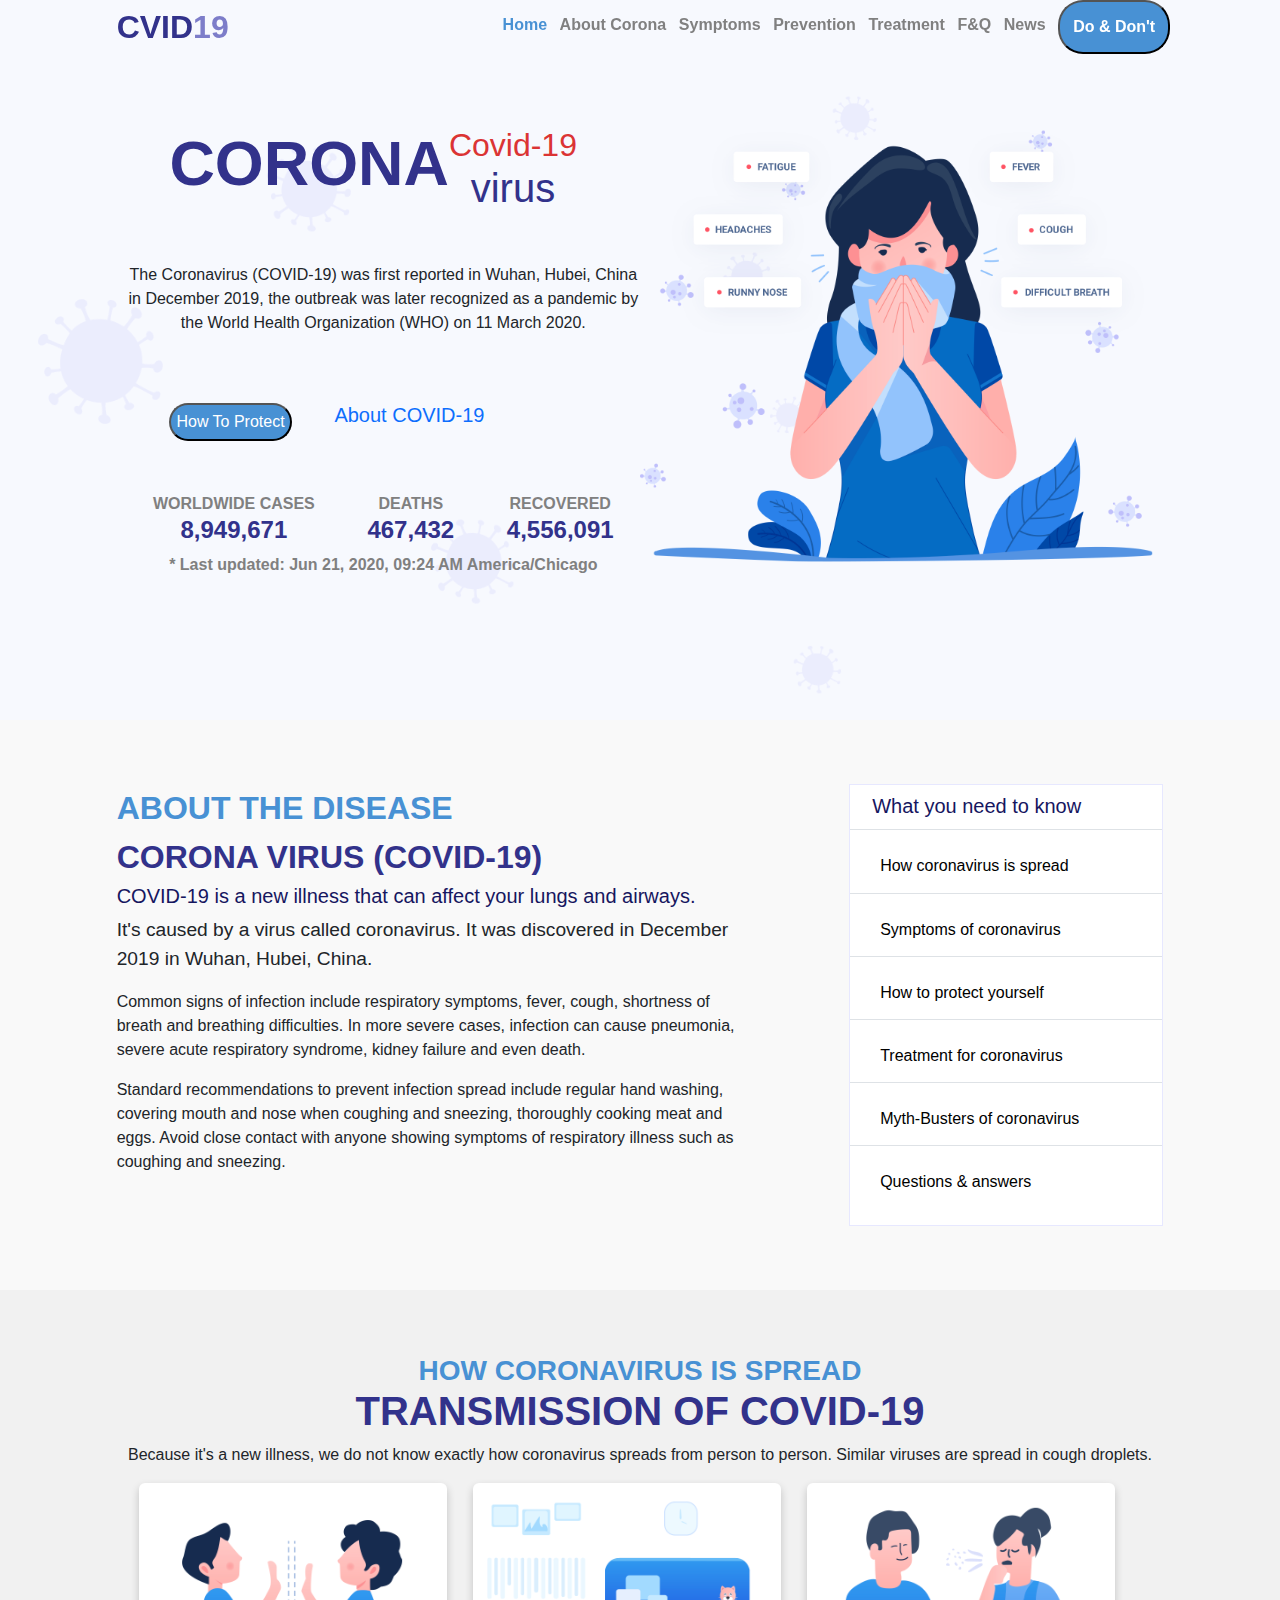
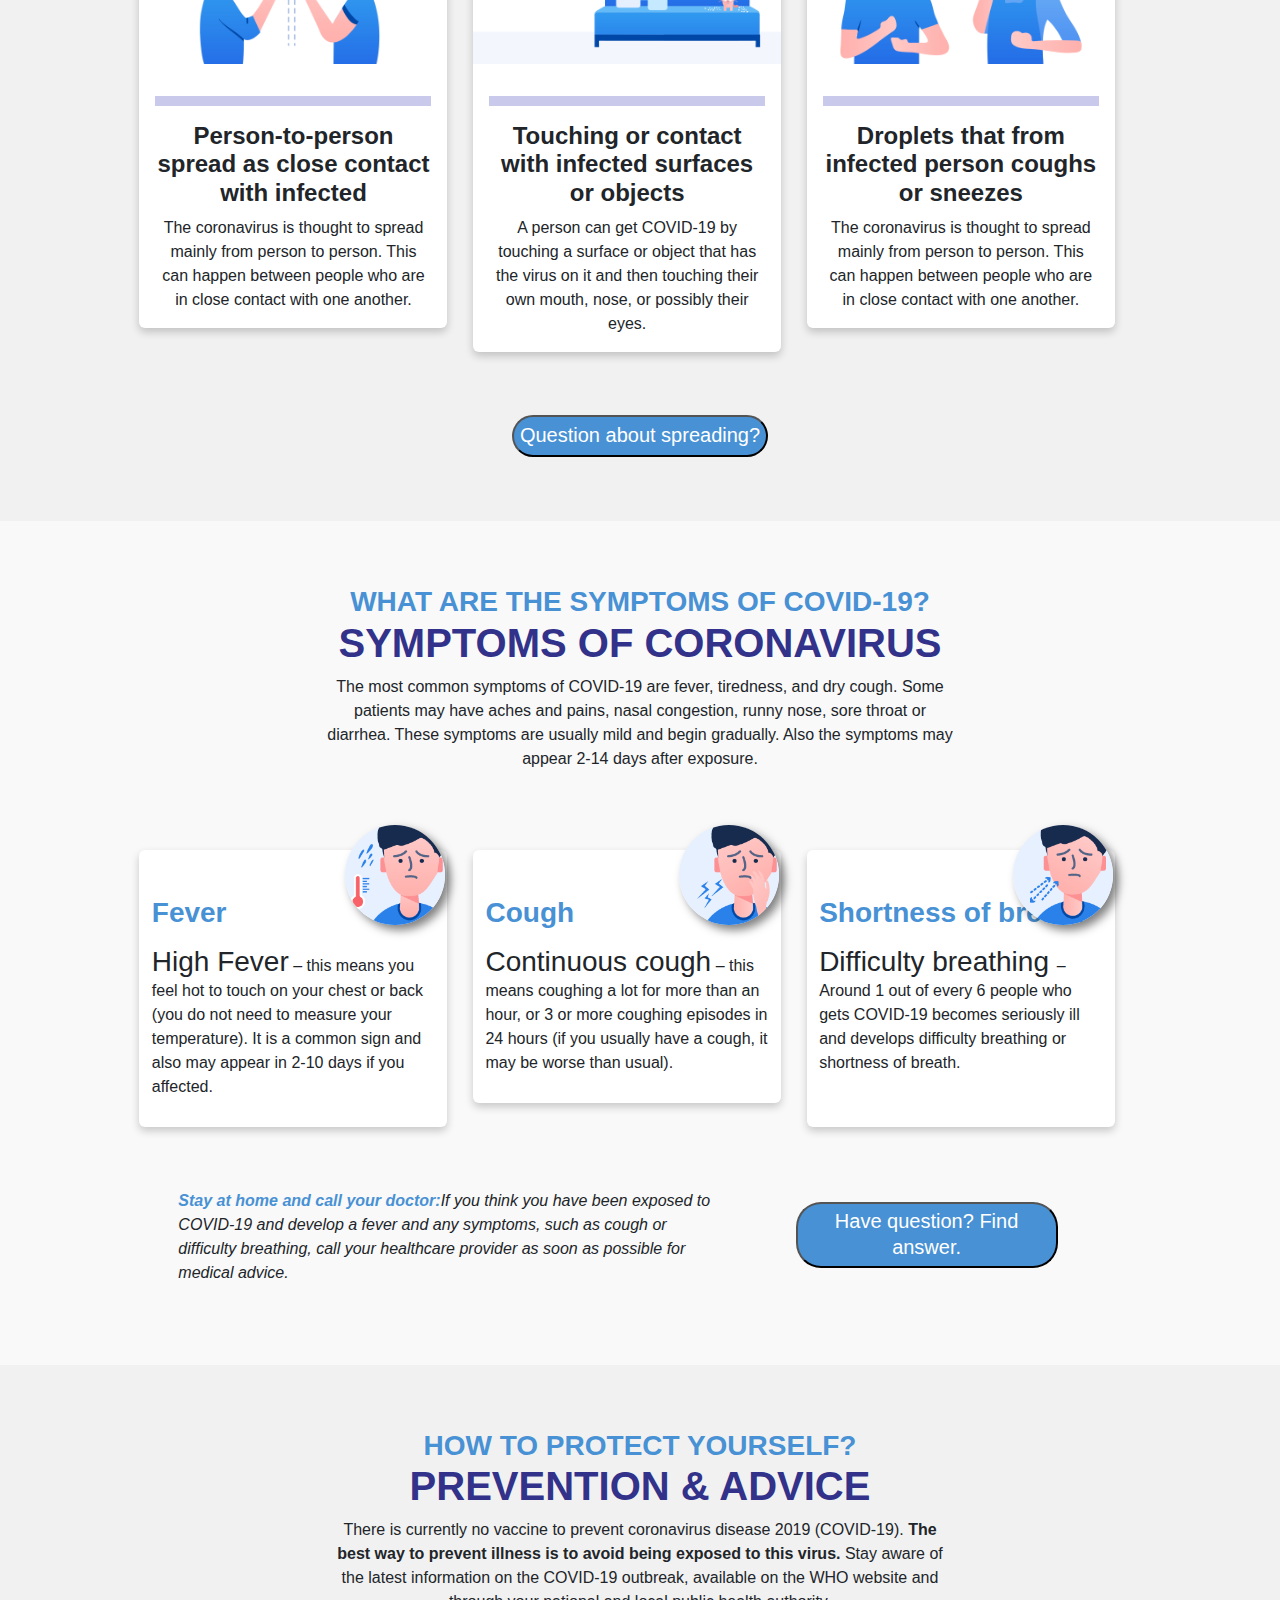
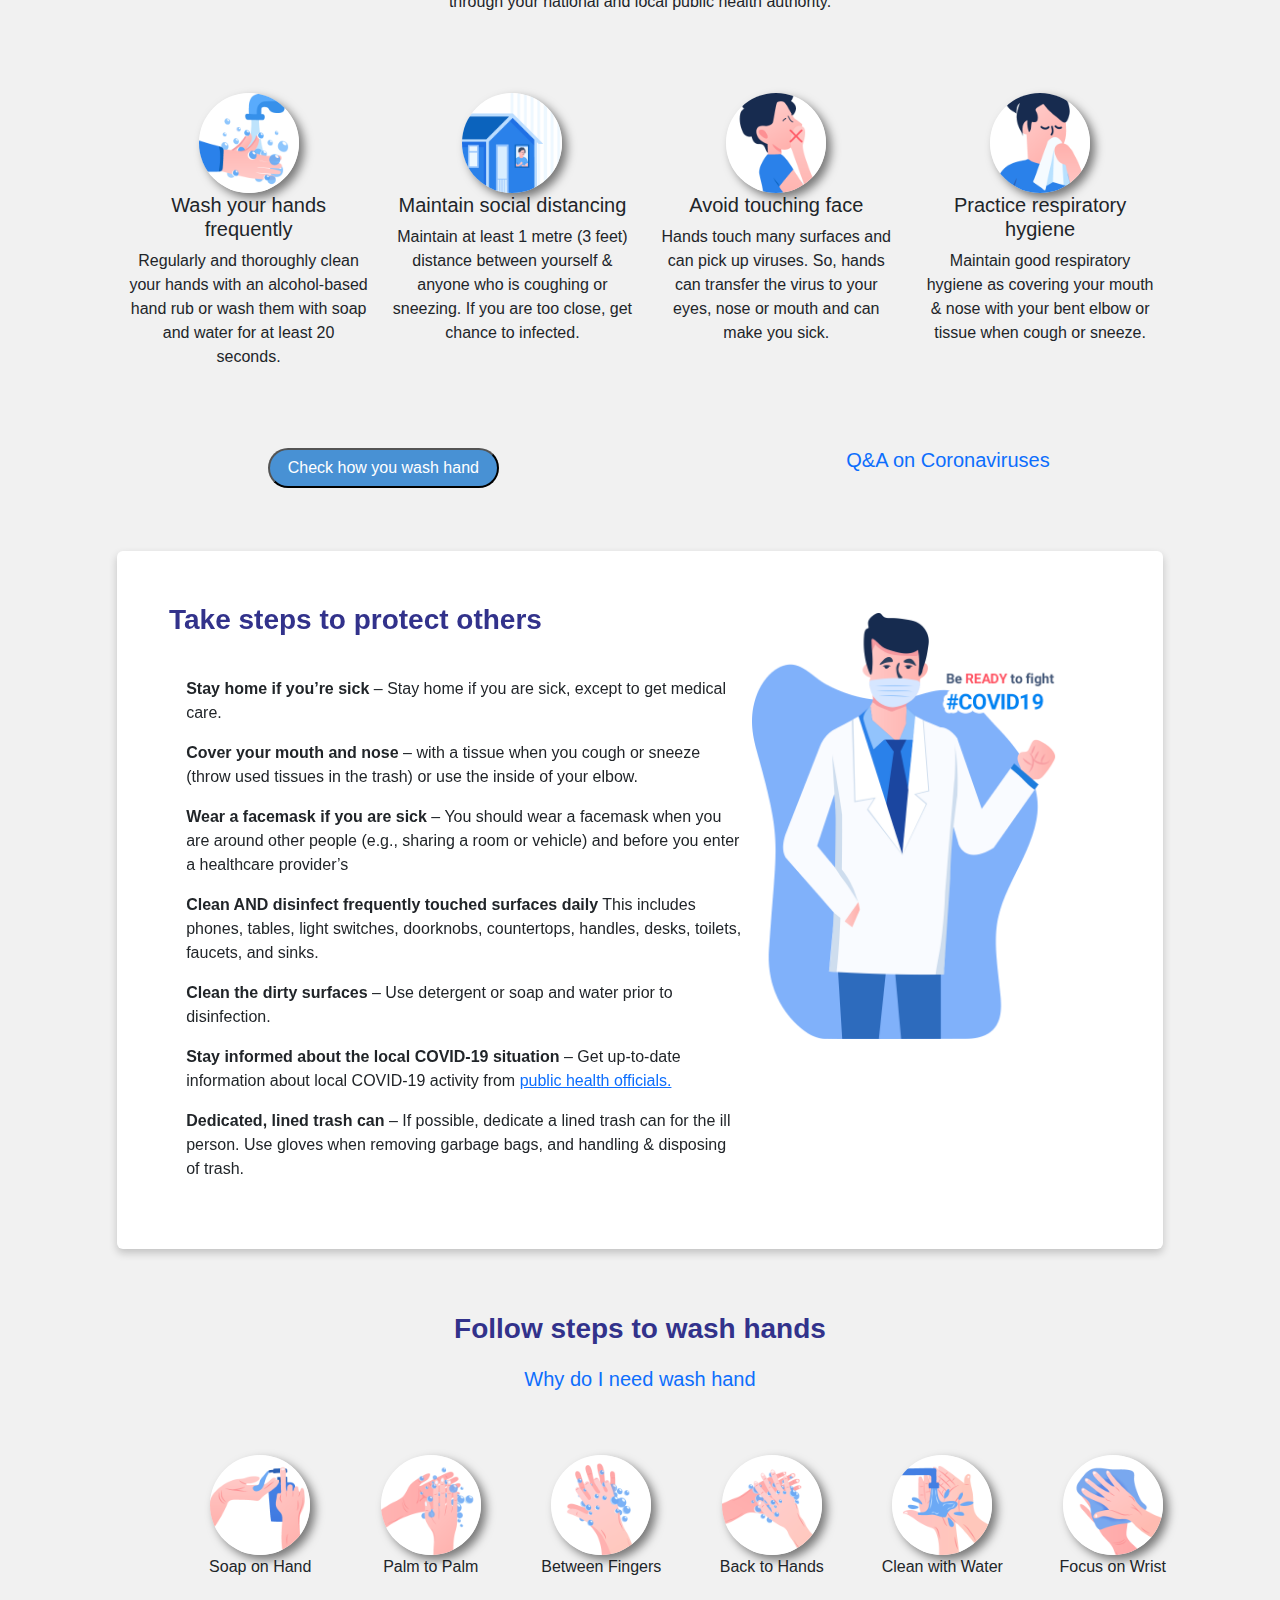
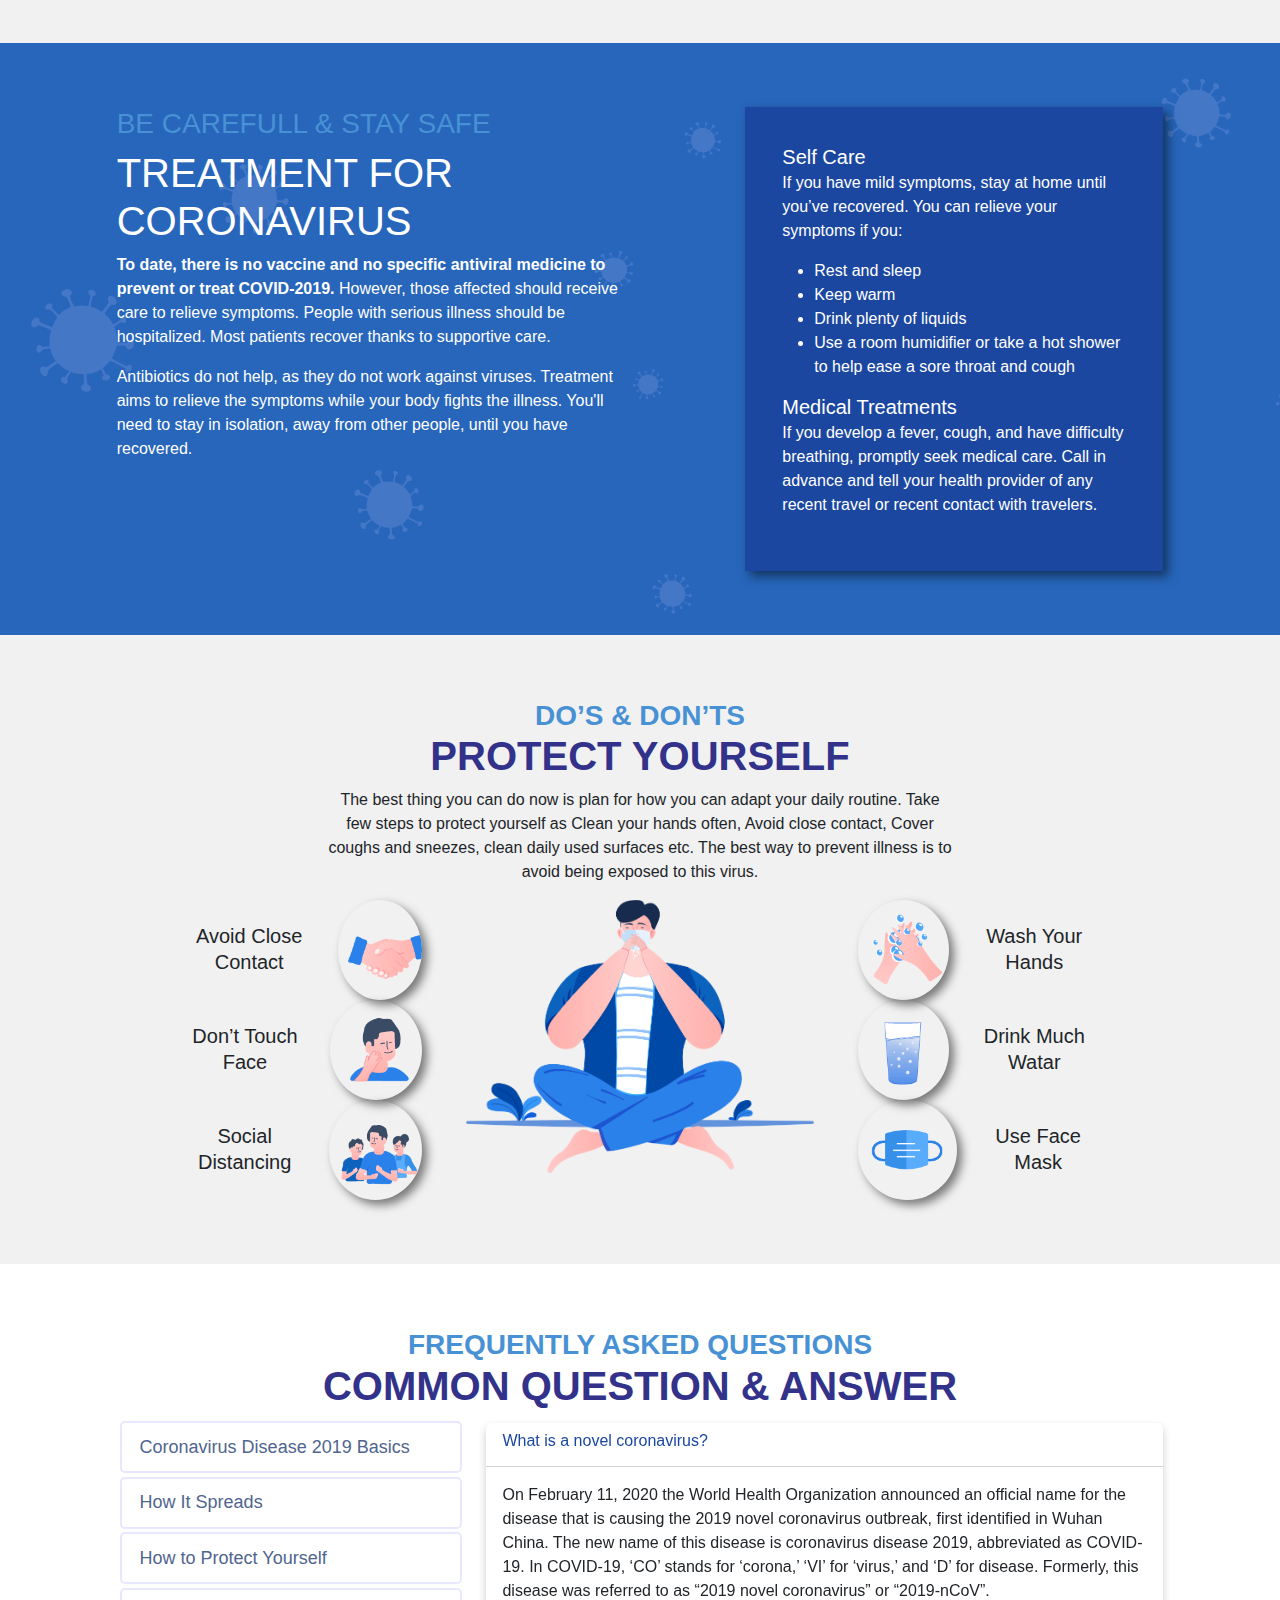
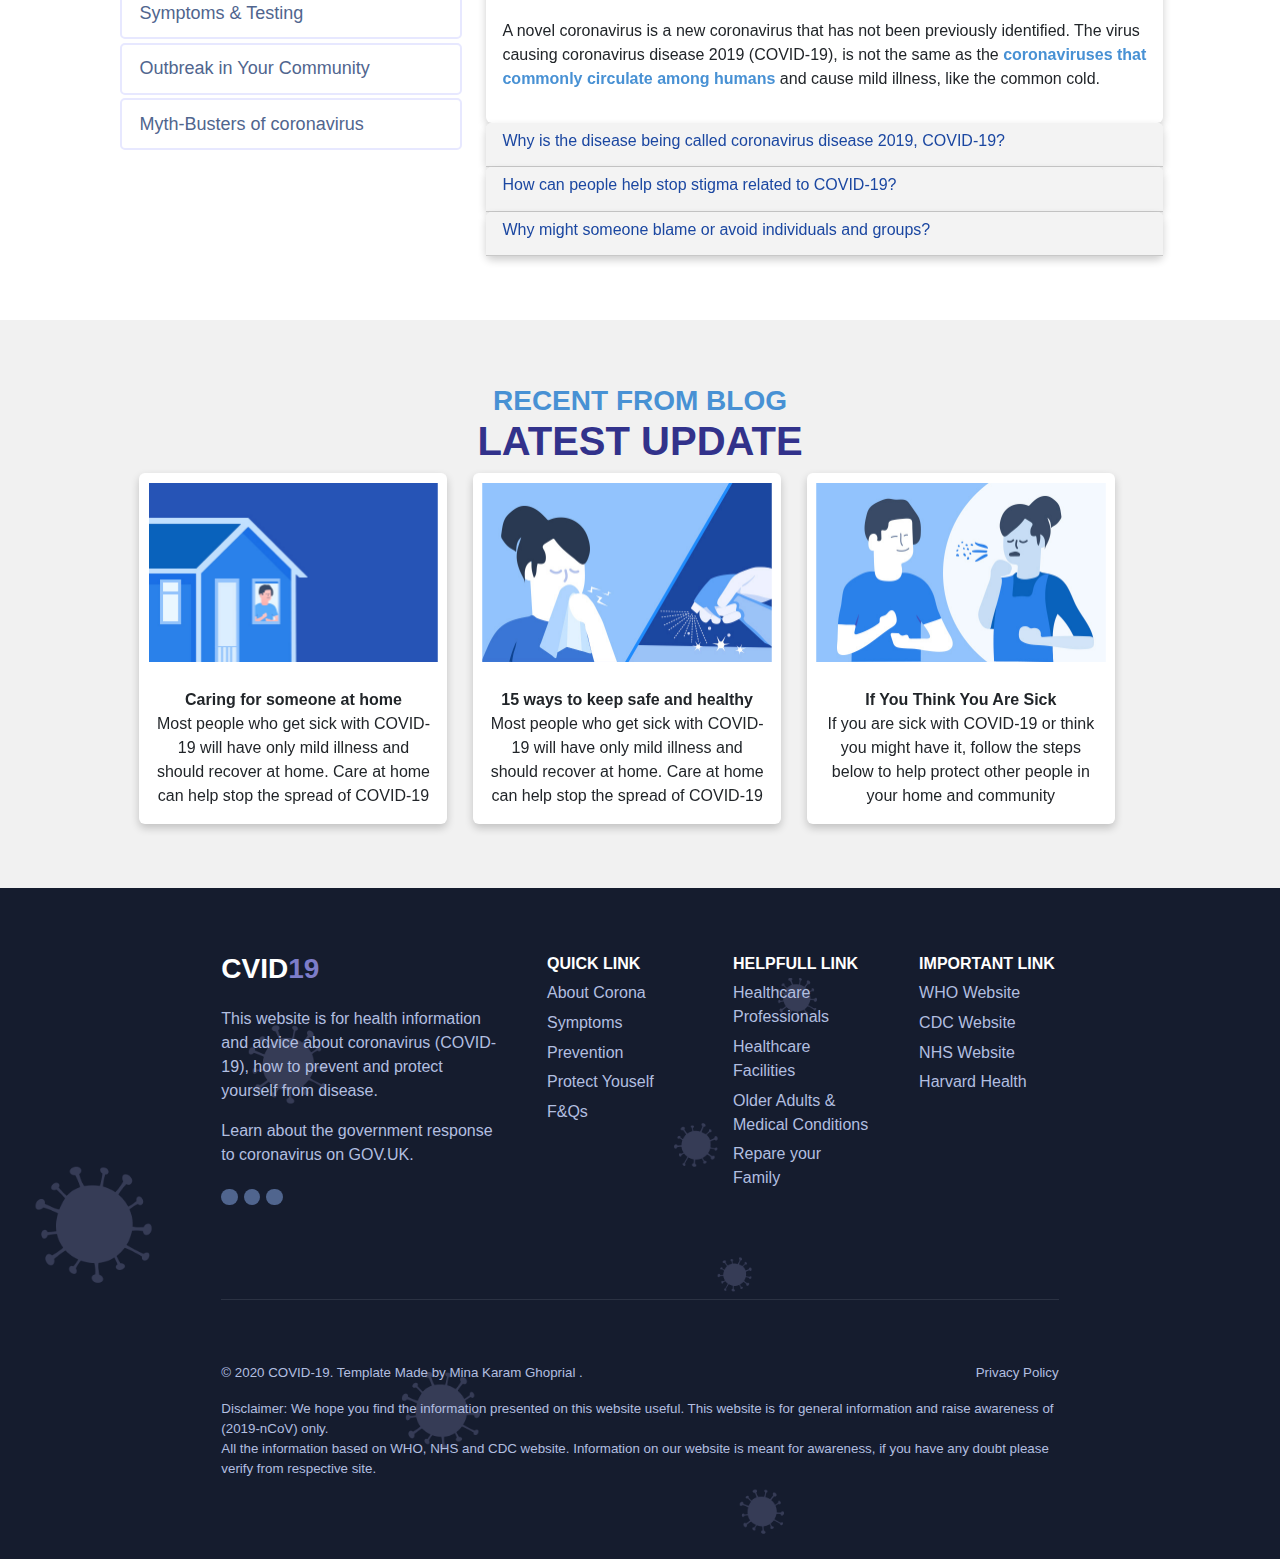
<file: index Corona.html>
<!DOCTYPE html>
<html lang="en">

<head>
    <meta charset="UTF-8">
    <meta http-equiv="X-UA-Compatible" content="IE=edge">
    <meta name="viewport" content="width=device-width, initial-scale=1.0">
    
    <link rel="stylesheet" href="style.css">

    <!-- Latest compiled and minified CSS -->
    <link href="https://cdn.jsdelivr.net/npm/bootstrap@5.1.1/dist/css/bootstrap.min.css" rel="stylesheet">
    <!-- Latest compiled JavaScript -->
    <script src="https://cdn.jsdelivr.net/npm/bootstrap@5.1.1/dist/js/bootstrap.bundle.min.js"></script>
    <!-- jquery -->
    <script src="https://ajax.googleapis.com/ajax/libs/jquery/3.5.1/jquery.min.js"></script>
    <!-- fontawesome -->
    <link rel="stylesheet" href="https://use.fontawesome.com/releases/v5.15.4/css/all.css"
        integrity="sha384-DyZ88mC6Up2uqS4h/KRgHuoeGwBcD4Ng9SiP4dIRy0EXTlnuz47vAwmeGwVChigm" crossorigin="anonymous">
        <link rel="shortcut icon" href="https://cdn-icons-png.flaticon.com/512/2913/2913604.png">
        
        <title>Coronavirus (Covid-19) Prevention & Informatics</title>

</head>



<body>
    <header >
        <div id="banner_cont" class="container-fluid ">
            
            <!-- starting the nav bar and toggle for mobile screen to sidebar -->
            <nav id="menu" class="navbar whiteNav fixed-top navbar-expand-xl">
                <div class="container-fluid ">

                    <a class="navbar-brand offset-1 col-2" href="#">
                        <h2 class=" Header ">C<span class="Red"><i class="fas fa-virus"></i></span>VID<span
                                class="light_Blue">19</span></h2>
                    </a>
                    <button class="navbar-toggler" type="button" id="ToggleButton" data-bs-toggle="offcanvas"
                         data-bs-target="#offcanvasNavbar" >
                        <i class="fas fa-bars fa-1x"></i>
                    </button>

                    <div class="offcanvas offcanvas-start" tabindex="-1" id="offcanvasNavbar" 
                        aria-labelledby="offcanvasNavbarLabel">
                        
                        <div class="offcanvas-header text-right">
                            <h2 class=" Header ">C<span class="Red"><i class="fas fa-virus"></i></span>VID<span
                                class="light_Blue">19</span></h2>
                            <button type="button" class="btn-close text-right text-reset" data-bs-dismiss="offcanvas" aria-label="Close"></button>
                        </div>
                        <div class="offcanvas-body">
                            <ul class="navbar-nav justify-content-around flex-grow-1 pe-3 offset-2">
                                <li class=" nav-item ">
                                    <a class="nav-linkk NavHome Turquise" href="#">Home</a>
                                </li>
                                <li class="nav-item ">
                                    <a class="nav-linkk NavAbout" href="#AboutCorona">About Corona</a>
                                </li>
                                <li class="nav-item">
                                    <a class="nav-linkk NavSymp" href="#CoronaSymptoms">Symptoms</a>
                                </li>
                                <li class="nav-item">
                                    <a class="nav-linkk NavPrev" href="#CoronaPrevention">Prevention</a>
                                </li>
                                <li class="nav-item">
                                    <a class="nav-linkk NavTreat" href="#CoronaTreatment">Treatment</a>
                                </li>
                                <li class="nav-item">
                                    <a class="nav-linkk NavFQ" href="#F&Q">F&Q</a>
                                </li>
                                <li class="nav-item">
                                    <a class="nav-linkk NavNews" href="#LatestUpdate">News</a>
                                </li>
                                <li class="nav-item">
                                    <button class="Rounded-Button"><a class="nav-link" id="white_button" href="#Do&Don't">Do &
                                            Don't</a></button>
                                </li>
                                <li class="col-1"></li>
                            </ul>

                        </div>
                        
                    </div>
                 
                </div>
            </nav>
            <!-- intro page Home -->
            <div class="container-fluid padding-Mobile padding padding-bottom">
                <div class="row">
                    <div class="row">
                        <div class="offset-lg-1  col-12 col-lg-5 offset-md-2  col-md-8  text-center">
                            <div class="flex_cont_Header offset-md-1 offset-lg-1">
                                <div class="">
                                    <h1 id="Corona_header"> CORONA </h1>
                                </div>
                                <div class="flex-nest text-center">
                                    <div id="Covid_header">
                                        <h2>Covid-19</h2>
                                    </div>
                                    <div id="virus_header">
                                        <h1>virus</h1>
                                    </div>
                                </div>
                            </div>

                            <div class="row text-center padding">
                                <P class="">The Coronavirus (COVID-19) was first reported in Wuhan, Hubei, China in
                                    December
                                    2019, the
                                    outbreak was later recognized as a pandemic by the World Health Organization (WHO)
                                    on 11
                                    March
                                    2020.</P>
                            </div>
                            <div class="row text-center padding">
                                <div class="offset-lg-1 offset-md-2 col-12 col-md-auto"> <button
                                        class="Rounded-Button "><a href="#Do&Don't" class="AboutArrow">
                                        <h6 class="White">How To Protect</h6>
                                        <i class="fas fa-shield-alt icon_White"></i></a>
                                    </button>
                                </div>
                                <div class="offset-lg-1 offset-md-2 col-12 col-md-auto">
                                    <a class="AboutArrow" href="#AboutCorona">
                                        <h5>About COVID-19 </h5><i class="fas fa-arrow-right"></i>
                                    </a>


                                </div>
                            </div>
                            <div class="row text-center padding ">
                                <div class="flex_cont">
                                    <div class="flex-nest">
                                        <div>
                                            <h6 class="NumbersLab">WORLDWIDE CASES</h6>
                                        </div>
                                        <div>
                                            <h4 class="Numbers">8,949,671</h4>
                                        </div>
                                    </div>
                                    <div class="flex-nest">
                                        <div>
                                            <h6 class="NumbersLab">DEATHS</h6>
                                        </div>
                                        <div>
                                            <h4 class="Numbers">467,432</h4>
                                        </div>
                                    </div>
                                    <div class="flex-nest">
                                        <div>
                                            <h6 class="NumbersLab">RECOVERED</h6>
                                        </div>
                                        <div>
                                            <h4 class="Numbers">4,556,091</h4>
                                        </div>
                                    </div>
                                </div>
                            </div>
                            <div class="row text-center ">
                                <p class="NumbersLab"> * Last updated: Jun 21, 2020, 09:24 AM America/Chicago
                                </p>
                            </div>

                        </div>
                        <div class="col-lg-5 col-12 ">

                            <img src="imgs/header-a.png" class="img-fluid"
                                alt="flu">
                        </div>
                    </div>
                </div>
            </div>
        </div>
    </header>
    <!-- ABOUT THE DISEASE -->
    <div class="container-fluid padding-small AboutCorona " id="AboutCorona">
        <div class="row">
            <div class=" offset-lg-1 col-lg-6 col-md-12 col-12 Text-center">
                <div class="Turquise Aboutfont">
                <h6 class="Turquise Aboutfont">
                    ABOUT THE DISEASE
                </h6></div>
                <div class="row">
                    <h2 class="Dark_Blue">CORONA VIRUS (COVID-19)</h2>
                </div>
                <div class="row">
                    <h5 class="Dark_color">COVID-19 is a new illness that can affect your lungs and airways.</h5>
                </div>
                <div>
                    <p class="BigFont">It's caused by a virus called coronavirus. It was discovered in December 2019 in Wuhan,
                        Hubei, China.
</p><p>
                        Common signs of infection include respiratory symptoms, fever, cough, shortness of breath
                        and breathing difficulties. In more severe cases, infection can cause pneumonia, severe
                        acute respiratory syndrome, kidney failure and even death.
                    </p>
                    <p>
                        Standard recommendations to prevent infection spread include regular hand washing, covering
                        mouth and nose when coughing and sneezing, thoroughly cooking meat and eggs. Avoid close
                        contact with anyone showing symptoms of respiratory illness such as coughing and sneezing.
                    </p>
                </div>
            </div>
            <div class="col-8 offset-2 offset-lg-1 col-lg-3">
                <ul class="table2">
                    <li class="text-left table tableAlign">
                        
                            <h5 class=" Dark_color"  > What you need to know</h5>
                       
                    </li>
                    <li class="table">
                        <a href="#CoronaSpread" class="AboutArrow">

                            <div class="FlexSpaceBt  ">
                                <div>
                                    <h6 > How coronavirus is spread </h6>
                                </div>
                                <div> <i class="fas fa-arrow-right "></i> </div>
                            </div>
                        </a>
                    </li>
                    <li class="table">
                        <a href="#CoronaSymptoms" class="AboutArrow">

                            <div class="FlexSpaceBt  ">
                                <div>
                                    <h6>Symptoms of coronavirus </h6>
                                </div>
                                <div> <i class="fas fa-arrow-right "></i> </div>
                            </div>
                        </a>
                    </li>
                    <li class="table">
                        <a href="#Do&Don't" class="AboutArrow">

                            <div class="FlexSpaceBt  ">
                                <div>
                                    <h6 > How to protect yourself</h6>
                                </div>
                                <div> <i class="fas fa-arrow-right "></i> </div>
                            </div>
                        </a>
                    </li>
                    <li class="table">
                        <a href="#CoronaTreatment" class="AboutArrow">

                            <div class="FlexSpaceBt  ">
                                <div>
                                    <h6 class=" "> Treatment for coronavirus </h6>
                                </div>
                                <div> <i class="fas fa-arrow-right "></i> </div>
                            </div>
                        </a>
                    </li>
                    <li class="table">
                        <a href="#F&Q" class="AboutArrow">

                            <div class="FlexSpaceBt  ">
                                <div>
                                    <h6 > Myth-Busters of coronavirus</h6>
                                </div>
                                <div> <i class="fas fa-arrow-right "></i> </div>
                            </div>
                        </a>
                    </li>
                    <li class="tableLast table">
                        <a href="#F&Q" class="AboutArrow">

                            <div class="FlexSpaceBt  ">
                                <div>
                                    <h6 > Questions & answers </h6>
                                </div>
                                <div> <i class="fas fa-arrow-right "></i> </div>
                            </div>
                        </a>
                    </li>


                </ul>
            </div>
        </div>
    </div>
    <!--How Corona spreads -->
    <div class="container-fluid padding-small Spread" id="CoronaSpread">
        <div class="text-center">
            <div class="row">
                <h3 class="Turquise">HOW CORONAVIRUS IS SPREAD</h3>
            </div>
            <div class="row">
                <h1 class="Dark_Blue">TRANSMISSION OF COVID-19</h1>
            </div>
            <div class="row">
                <p>Because it's a new illness, we do not know exactly how coronavirus spreads from person to person.
                    Similar
                    viruses are spread in cough droplets.</p>
            </div>
        </div>
        <div class="container-fluid ">
            <div class="d-flex flex-column flex-lg-row text-center justify-content-around ">
                <div class="col-lg-3 offset-lg-1 paddingcards">
                    <div class="card">
                        <img class="card-img-top" src="imgs/spread-a.png"
                            alt="Card image" style="width:100%">
                        <div class="card-body">
                            <hr class="HRStyle">
                            <h4 class="card-title Turquise">Person-to-person spread as close contact with infected</h4>
                            <p class="card-text">The coronavirus is thought to spread mainly from person to person. This
                                can happen between people who are in close contact with one another.</p>

                        </div>
                    </div>
                </div>
                <div class=" col-lg-3 paddingcards">
                    <div class="card">
                        <img class="card-img-top" src="imgs/spread-b.png"
                            alt="Card image" style="width:100%">
                        <div class="card-body">
                            <hr class="HRStyle">
                            <h4 class="card-title Turquise">Touching or contact with infected surfaces or objects</h4>
                            <p class="card-text">A person can get COVID-19 by touching a surface or object that has the
                                virus on it and then touching their own mouth, nose, or possibly their eyes.</p>

                        </div>
                    </div>
                </div>
                <div class="col-lg-3 paddingcards">
                    <div class="card">
                        <img class="card-img-top" src="imgs/spread-c.png"
                            alt="Card image" style="width:100%">
                        <div class="card-body">
                            <hr class="HRStyle">
                            <h4 class="card-title Turquise">Droplets that from infected person coughs or sneezes</h4>
                            <p class="card-text">The coronavirus is thought to spread mainly from person to person. This
                                can happen between people who are in close contact with one another.</p>

                        </div>
                    </div>
                </div>
                <div class="col-lg-1"></div>
            </div>
        </div>
        <div class="padding-small-top text-center">
            <button class="Rounded-Button" style="padding: 0.5%;"><a class="AboutArrow White" href="#coronaSpread"><i class="far fa-question-circle"></i>
                <h5> Question about spreading? </h4></a>
            </button>
        </div>
    </div>
    <!-- Symptoms -->
    <div class="container-fluid padding-small Symptoms" id="CoronaSymptoms">
        <div class="text-center">
            <div class="row">
                <h3 class="Turquise">WHAT ARE THE SYMPTOMS OF COVID-19?</h3>
            </div>
            <div class="row">
                <h1 class="Dark_Blue">SYMPTOMS OF CORONAVIRUS</h1>
            </div>
            <div class="row">
                <p class="offset-lg-3 col-lg-6 col-12">The most common symptoms of COVID-19 are fever, tiredness, and
                    dry cough. Some patients may have
                    aches and pains, nasal congestion, runny nose, sore throat or diarrhea. These symptoms are usually
                    mild and begin gradually. Also the symptoms may appear 2-14 days after exposure.</p>
            </div>
        </div>
        <div class="container-fluid padding-small-top">
            <div class="d-flex flex-column flex-lg-row  justify-content-around ">
                <div class="col-lg-3 offset-lg-1">
                    <div class="card">
                        <div style="padding: 4%;">
                            <div class=" offset-md-9 offset-lg-8 offset-xl-9  offset-9  fever-img"></div>
                            <div class="text-left">
                                <h3 class="Turquise text-left">
                                    <br>Fever
                                </h3>
                            </div>

                            <div class="text-left">
                                <p><span>
                                        <h3>High Fever</h3>
                                    </span> – this means you feel hot to touch on your chest or back (you do not need to
                                    measure
                                    your temperature). It is a common sign and also may appear in 2-10 days if you
                                    affected.
                                </p>
                            </div>
                        </div>
                    </div>
                </div>
                <div class="col-lg-3 paddingcards">
                    <div class="card">
                        <div style="padding: 4%;">
                            <div class=" offset-md-9 offset-lg-8 offset-xl-9  offset-9  Cough-img"></div>
                            <div class="text-left">
                                <h3 class="Turquise text-left">
                                    <br>Cough
                                </h3>
                            </div>

                            <div class="text-left">
                                <p><span>
                                        <h3>Continuous cough</h3>
                                    </span> – this means coughing a lot for more than an hour, or 3 or more coughing
                                    episodes in 24 hours (if you usually have a cough, it may be worse than usual).
                                </p>
                            </div>
                        </div>
                    </div>
                </div>
                <div class="col-lg-3 paddingcards">
                    <div class="card">
                        <div style="padding: 4%;">
                            <div class=" offset-md-9 offset-lg-8 offset-xl-9  offset-9  Breath-img"></div>
                            <div class="text-left">
                                <h3 class="Turquise text-left">
                                    <br>Shortness of breath
                                </h3>
                            </div>

                            <div class="text-left">
                                <p><span>
                                        <h3>Difficulty breathing </h3>
                                    </span> – Around 1 out of every 6 people who gets COVID-19 becomes seriously ill and
                                    develops difficulty breathing or shortness of breath.
                                </p>
                                <br>
                            </div>
                        </div>
                    </div>
                </div>
                <div class="col-lg-1"></div>
            </div>
            <div class="d-flex flex-column flex-lg-row  justify-content-around offset-lg-1 padding-small-top">
                <div class="d-flex flex-row justify-content-start col-lg-6">
                    <div style="padding-right: 3%;">
                        <i class="fas fa-exclamation-triangle fa-3x Turquise"></i>
                    </div>
                    <div>
                        <p>
                            <span class="Turquise"><em>Stay at home and call your doctor:</em></span><i>If you think you
                                have been exposed to COVID-19 and develop a fever and any symptoms, such as cough or
                                difficulty breathing, call your healthcare provider as soon as possible for medical
                                advice.</i>
                        </p>
                    </div>
                </div>
                <div>
                    <div class="padding-small-top text-center">
                        <button class="Rounded-Button" style="padding: 2%;"> <i class="far fa-question-circle"></i><a class="AboutArrow White" href="#F&Q">
                            <h5> Have question? Find answer. </h5></a>
                        </button>
                    </div>
                </div>
                <div class="col-lg-1"></div>


            </div>

        </div>
    </div>
    <!-- prevention -->
    <div class="container-fluid padding-small Prevention" id="CoronaPrevention">
        <div class="text-center">
            <div class="row">
                <h3 class="Turquise">HOW TO PROTECT YOURSELF?</h3>
            </div>
            <div class="row">
                <h1 class="Dark_Blue">PREVENTION & ADVICE</h1>
            </div>
            <div class="row">
                <p class="offset-lg-3 col-lg-6 col-12">There is currently no vaccine to prevent coronavirus disease 2019
                    (COVID-19).<span> <b>The best way to prevent illness is to avoid being exposed to this virus.</b>
                    </span>Stay aware of
                    the latest information on the COVID-19 outbreak, available on the WHO website and through your
                    national and local public health authority.</p>
            </div>
        </div>
        <div class="d-flex flex-column flex-lg-row  justify-content-around offset-lg-1 padding-small-top">
            <div class="container-fluid text-center">
                <div class="row">
                    <div id="wash"></div>
                </div>
                <div class="row">
                    <h5>Wash your hands frequently</h5>

                </div>
                <div class="row text-center">
                    <p>Regularly and thoroughly clean your hands with an alcohol-based hand rub or wash them with soap
                        and water for at least 20 seconds.</p>
                </div>


            </div>
            <div class="container-fluid text-center paddingcards">
                <div class="row">
                    <div id="social"></div>
                </div>
                <div class="row">
                    <h5>Maintain social distancing</h5>

                </div>
                <div class="row text-center">
                    <p>Maintain at least 1 metre (3 feet) distance between yourself & anyone who is coughing or
                        sneezing. If you are too close, get chance to infected.</p>
                </div>


            </div>
            <div class="container-fluid text-center paddingcards">
                <div class="row ">
                    <div id="touch"></div>
                </div>
                <div class="row text-center">
                    <h5>Avoid touching face</h5>

                </div>
                <div class="row text-center">
                    <p>Hands touch many surfaces and can pick up viruses. So, hands can transfer the virus to your eyes,
                        nose or mouth and can make you sick.</p>
                </div>

            </div>
            <div class="container-fluid text-center paddingcards">
                <div class="row">
                    <div id="hygiene"></div>
                </div>
                <div class="row">
                    <h5>Practice respiratory hygiene</h5>

                </div>
                <div class="row text-center">
                    <p>Maintain good respiratory hygiene as covering your mouth & nose with your bent elbow or tissue
                        when cough or sneeze.</p>
                </div>

            </div>
            <div class="col-lg-1"></div>
        </div>
        <div class="row padding-small-top">
           
            <div class=" container-fluid">
                <div class="row text-center">
                    <div class="offset-lg-2 col-lg-3 col-12 ">
                        <button class="Rounded-Button col-9" style="padding: 2%;"><a href="#WashHands" class="AboutArrow White"> <i
                                class="far fa-question-circle"></i>
                            <h6>Check how you wash hand</h6></a>
                        </button>
                    </div>
                    <div class="offset-lg-2 col-lg-4 col-12 ">
                        <a class="AboutArrow" href="#F&Q">
                            <h5>Q&A on Coronaviruses </h5><i class="fas fa-arrow-right"></i>
                        </a>
                    </div>

                </div>
            </div>
        </div>

        <div class="row padding-small-top ">
            <div id="protectionSteps" class="card offset-lg-1 col-lg-10 col-12">
                <div class="container-fluid padding_all ">
                    <div class="row">
                        <div class="col-lg-7 col-12 ">
                            <h3 class="Dark_Blue">Take steps to protect others

                            </h3>
                            <p><br></p>
                            <div class="d-flex flex-row justify-content-start ">
                                <div style="padding-right: 3%;">
                                    <i class="fas fa-check-circle green"></i>
                                </div>
                                <div>
                                    <p>
                                        <b>Stay home if you’re sick</b> – Stay home if you are sick, except to get
                                        medical care.
                                    </p>
                                </div>
                            </div>
                            <div class="d-flex flex-row justify-content-start ">
                                <div style="padding-right: 3%;">
                                    <i class="fas fa-check-circle green"></i>
                                </div>
                                <div>
                                    <p>
                                        <b>Cover your mouth and nose</b> – with a tissue when you cough or sneeze (throw
                                        used tissues in the trash) or use the inside of your elbow.
                                    </p>
                                </div>
                            </div>
                            <div class="d-flex flex-row justify-content-start ">
                                <div style="padding-right: 3%;">
                                    <i class="fas fa-check-circle green"></i>
                                </div>
                                <div>
                                    <p>
                                        <b>Wear a facemask if you are sick </b> – You should wear a facemask when you
                                        are around other people (e.g., sharing a room or vehicle) and before you enter a
                                        healthcare provider’s
                                    </p>
                                </div>
                            </div>
                            <div class="d-flex flex-row justify-content-start ">
                                <div style="padding-right: 3%;">
                                    <i class="fas fa-check-circle green"></i>
                                </div>
                                <div>
                                    <p>
                                        <b>Clean AND disinfect frequently touched surfaces daily</b> This includes
                                        phones, tables, light switches, doorknobs, countertops, handles, desks, toilets,
                                        faucets, and sinks.
                                    </p>
                                </div>
                            </div>
                            <div class="d-flex flex-row justify-content-start ">
                                <div style="padding-right: 3%;">
                                    <i class="fas fa-check-circle green"></i>
                                </div>
                                <div>
                                    <p>
                                        <b>Clean the dirty surfaces</b> – Use detergent or soap and water prior to
                                        disinfection.
                                    </p>
                                </div>
                            </div>
                            <div class="d-flex flex-row justify-content-start ">
                                <div style="padding-right: 3%;">
                                    <i class="fas fa-check-circle green"></i>
                                </div>
                                <div>
                                    <p>
                                        <b>Stay informed about the local COVID-19 situation</b> – Get up-to-date
                                        information about local COVID-19 activity from <a href="#">public health
                                            officials.</a>
                                    </p>
                                </div>
                            </div>
                            <div class="d-flex flex-row justify-content-start ">
                                <div style="padding-right: 3%;">
                                    <i class="fas fa-check-circle green"></i>
                                </div>
                                <div>
                                    <p>
                                        <b>Dedicated, lined trash can </b> – If possible, dedicate a lined trash can for
                                        the ill person. Use gloves when removing garbage bags, and handling & disposing
                                        of trash.
                                    </p>
                                </div>
                            </div>


                          

                        </div>
                        <div class="col-lg-5 col-xl-4 col-12 text-center align-middle padding_3D">
                            <img src="imgs/steps.png" alt=""
                                class="img-fluid">

                        </div>
                    </div>
                </div>
            </div>
        </div>

        <div class="padding-small-top text-center" id="WashHands">
            <div class="row">
                <h3 class="Dark_Blue">Follow steps to wash hands</h3>

            </div>
            <div class="row">
                <a class="AboutArrow" href="#F&Q">
                    <h5>Why do I need wash hand </h5><i class="fas fa-arrow-right"></i>
                </a>

            </div>
            <div class="container padding-small-top text-center ">
                <div class=" row offset-lg-1 row-cols-2 row-md-cols-3 row-cols-lg-6">
                    <div class="col paddingcards">
                        <div id="soap"></div>
                        <h6>Soap on Hand</h6>
                    </div>
                    <div class="col paddingcards">
                        <div id="Palm"></div>
                        <h6>Palm to Palm</h6>
                    </div>
                    <div class="col paddingcards">
                        <div id="fingers"></div>
                        <h6>Between Fingers</h6>
                    </div>
                    <div class="col paddingcards">
                        <div id="backH"></div>
                        <h6>Back to Hands

                        </h6>
                    </div>
                    <div class="col paddingcards">
                        <div id="clean"></div>
                        <h6>Clean with Water</h6>
                    </div>
                    <div class="col paddingcards">
                        <div id="focus"></div>
                        <h6>Focus on Wrist</h6>
                    </div>
                </div>
            </div>
        </div>
    </div>
    <!-- Treatment -->
    <div class="container-fluid treatment padding-small-top padding-small-bottom" id="CoronaTreatment">
        <div class="row">
            <div class=" col-lg-5 offset-lg-1 Text-lg-left Text-center ">
                <div class=" row  Turquise ">
                    <h3>BE CAREFULL & STAY SAFE</h3>
                </div>
                <div class=" row  White">
                    <h1>TREATMENT FOR CORONAVIRUS</h1>
                </div>
                <div class=" row  White ">
                    <p><b>To date, there is no vaccine and no specific antiviral medicine to prevent or treat
                            COVID-2019.</b> However, those affected should receive care to relieve symptoms. People with
                        serious
                        illness should be hospitalized. Most patients recover thanks to supportive care.</p>

                    <p>Antibiotics do not help, as they do not work against viruses. Treatment aims to relieve the
                        symptoms
                        while your body fights the illness. You'll need to stay in isolation, away from other people,
                        until
                        you have recovered.</p>
                  
                </div>
            </div>
            <div class="offset-lg-1 col-lg-4 col-12 treatmentDiv padding_all White">
                <div class="white">
                    <h5 class="White">Self Care</h5>
                    <p>If you have mild symptoms, stay at home until you’ve recovered. You can relieve your symptoms if
                        you:</p>
                    <ul class="fa-ul">
                        <li><span class="fa-li"><i class="fas fa-arrow-right"></i></span>Rest and sleep</li>
                        <li><span class="fa-li"><i class="fas fa-arrow-right"></i></span>Keep warm</li>
                        <li><span class="fa-li"><i class="fas fa-arrow-right"></i></span>Drink plenty of liquids</li>
                        <li><span class="fa-li"><i class="fas fa-arrow-right"></i></span>Use a room humidifier or take a
                            hot shower to help ease a sore throat and cough</li>
                    </ul>
                    <h5>Medical Treatments</h5>
                    <p>If you develop a fever, cough, and have difficulty breathing, promptly seek medical care. Call in
                        advance and tell your health provider of any recent travel or recent contact with travelers.</p>

                </div>
            </div>
        </div>
    </div>
    <!-- Do and don't -->
    <div class="container-fluid padding-small Prevention" id="Do&Don't">
        <div class="text-center">
            <div class="row">
                <h3 class="Turquise">DO’S & DON’TS</h3>
            </div>
            <div class="row">
                <h1 class="Dark_Blue">PROTECT YOURSELF</h1>
            </div>
            <div class="row">
                <p class="offset-lg-3 col-lg-6 col-12">The best thing you can do now is plan for how you can adapt your
                    daily routine. Take few steps to protect yourself as Clean your hands often, Avoid close contact,
                    Cover coughs and sneezes, clean daily used surfaces etc. The best way to prevent illness is to avoid
                    being exposed to this virus.</p>
            </div>
        </div>
        <div class="row">
            <div class="d-flex  flex-lg-row  justify-content-evenly text-center flex-wrap offset-lg-1 col-lg-10 ">

                <div class="d-flex flex-column  justify-content-around order-lg-0 order-1  col-6 col-lg-3 text-center ">
                    <div class="d-flex flex-column flex-lg-row  justify-content-lg-end justify-content-around">

                        <div class="turquise order-lg-0 order-1 align-self-center imgText">
                            <h5>Avoid Close Contact</h5>
                        </div>
                        <div id="Protect-a" class="imageCenter">

                            <i class="Red iconStyle fas fa-times-circle fa-2x"></i>

                        </div>
                    </div>
                    <div class="d-flex flex-column flex-lg-row  justify-content-lg-end justify-content-around ">

                        <div class="turquise order-lg-0 order-1 align-self-center imgText">
                            <h5>Don’t Touch Face</h5>
                        </div>
                        <div id="Protect-b" class="imageCenter">

                            <i class="Red iconStyle fas fa-times-circle fa-2x"></i>

                        </div>
                    </div>
                    <div class="d-flex flex-column flex-lg-row   justify-content-lg-end justify-content-around">
                        <div class="turquise order-lg-0  order-1 align-self-center imgText">
                            <h5>Social Distancing</h5>
                        </div>

                        <div id="Protect-c" class="imageCenter">

                            <i class="Red iconStyle fas fa-times-circle fa-2x"></i>

                        </div>

                    </div>
                </div>
                <div class="col-lg-4 order-lg-1 order-0 "><img
                        src="imgs/protect.png" alt="" class="img-fluid">
                </div>
                <div class="d-flex flex-column  justify-content-around   col-6 col-lg-3 order-lg-2 order-2  ">
                    <div class="d-flex flex-column flex-lg-row  justify-content-start ">

                        <div class="turquise order-1  align-self-center imgText">
                            <h5>Wash Your Hands</h5>
                        </div>
                        <div id="Protect-d" class="imageCenter">


                            <i class="green iconStyle fas fa-check-circle fa-2x"></i>

                        </div>
                    </div>
                    <div class="d-flex flex-column flex-lg-row  justify-content-start ">

                        <div class="turquise order-1  align-self-center imgText">
                            <h5>Drink Much Watar</h5>
                        </div>
                        <div id="Protect-e" class="imageCenter">

                            <i class=" green iconStyle fas fa-check-circle fa-2x"></i>

                        </div>
                    </div>
                    <div class="d-flex flex-column flex-lg-row  justify-content-start ">
                        <div class="turquise order-1 align-self-center imgText">
                            <h5>Use Face Mask</h5>
                        </div>

                        <div id="Protect-f" class="imageCenter">

                            <i class="green iconStyle fas fa-check-circle fa-2x"></i>

                        </div>

                    </div>
                </div>
            </div>
        </div>
    </div>
    <!-- Frequently Asked Questions -->

    <div class="container-fluid padding-small padding-small-top FreqQues" id="F&Q">
        <div class="text-center">
            <div class="row">
                <h3 class="Turquise">FREQUENTLY ASKED QUESTIONS</h3>
            </div>
            <div class="row">
                <h1 class="Dark_Blue">COMMON QUESTION & ANSWER</h1>
            </div>

        </div>
        <div class="row offset-lg-1 col-lg-10  col-12 ">
            <div class="Questions col-lg-4  offset-1 offset-lg-0 col-10 align-text-bottom">
                <ul id="QuestionsUl">

                    <li id="Q1" class="Quest">

                        <p class="">Coronavirus Disease 2019 Basics</p>
                        <i class=" fas fa-caret-right fa-1x"></i>

                    </li>
                    <li id="Q2" class="Quest">
                        <p>How It Spreads</p>
                        <i class=" fas fa-caret-right fa-1x"></i>
                    </li>
                    <li id="Q3" class="Quest">
                        <p>
                            How to Protect Yourself
                        </p>
                        <i class=" fas fa-caret-right fa-1x"></i>
                    </li>
                    <li id="Q4" class="Quest">
                        <p>
                            Symptoms & Testing
                        </p>
                        <i class=" fas fa-caret-right fa-1x"></i>
                    </li>
                    <li id="Q5" class="Quest">
                        <p>
                            Outbreak in Your Community
                        </p>
                        <i class=" fas fa-caret-right fa-1x"></i>
                    </li>
                    <li id="Q6" class="Quest">
                        <p>
                            Myth-Busters of coronavirus
                        </p>
                        <i class=" fas fa-caret-right fa-1x"></i>
                    </li>
                </ul>
            </div>
            <div class=" col-lg-8 col-12 " id="QuestionsDiv">

                <div class="showD " id="A1">


                    <!-- Q1 -->
                    <div id="accordion">
                        <div class="card FlexSpaceBt">
                            <a href="#collapseOne " class="AboutArrow firstIcon" class="btn" data-bs-toggle="collapse">
                                    <div class="card-header firstIcon card-header-color ">

                                    <div class="FlexSpaceBt  ">

                                        <h6> What is a novel coronavirus? </h6>
                                       
                                        <i class="fas fa-minus-circle "></i>
                                    </div>
                                </div>
                                    </a>

                            <div id="collapseOne" class="collapse show">
                                <div class="card-body">
                                    <p>On February 11, 2020 the World Health Organization announced an official name for
                                        the disease
                                        that is causing the 2019 novel coronavirus outbreak, first identified in Wuhan
                                        China. The
                                        new name of this disease is coronavirus disease 2019, abbreviated as COVID-19.
                                        In COVID-19,
                                        ‘CO’ stands for ‘corona,’ ‘VI’ for ‘virus,’ and ‘D’ for disease. Formerly, this
                                        disease was
                                        referred to as “2019 novel coronavirus” or “2019-nCoV”.</p>
                                    <p>
                                        A novel coronavirus is a new coronavirus that has not been previously
                                        identified. The virus
                                        causing coronavirus disease 2019 (COVID-19), is not the same as the<span
                                            class="Turquise">
                                            coronaviruses that
                                            commonly circulate among humans</span> and cause mild illness, like the
                                        common cold.
                                    </p>
                                </div>
                            </div>
                        </div>
                        <div class="card FlexSpaceBt">
                            <a href="#collapseTwo " class="AboutArrow restIcon " class="btn" data-bs-toggle="collapse">
                            <div class="card-header ">

                                    <div class="FlexSpaceBt  ">

                                        <h6> Why is the disease being called coronavirus disease 2019, COVID-19?
                                        </h6>

                                        <i class="fas fa-minus-circle fa-plus-circle"></i>
                                        
                                    </div>
                                </div>
                                </a>

                            <div id="collapseTwo" class="collapse ">
                                <div class="card-body">

                                    <p>On February 11, 2020 the World Health Organization announced an official name for
                                        the disease
                                        that is causing the 2019 novel coronavirus outbreak, first identified in Wuhan
                                        China. The new
                                        name of this disease is coronavirus disease 2019, abbreviated as COVID-19. In
                                        COVID-19, ‘CO’
                                        stands for ‘corona,’ ‘VI’ for ‘virus,’ and ‘D’ for disease. Formerly, this
                                        disease was referred
                                        to as “2019 novel coronavirus” or “2019-nCoV”.</p>
                                    <p>There are <span class="Tuequise">many types </span>of human coronaviruses
                                        including some that
                                        commonly cause mild
                                        upper-respiratory tract illnesses. COVID-19 is a new disease, caused be a novel
                                        (or new)
                                        coronavirus that has not previously been seen in humans. The name of this
                                        disease was selected
                                        following the World Health Organization (WHO) best practiceexternal icon for
                                        naming of new human
                                        infectious diseases.</p>
                                </div>
                            </div>
                        </div>

                        <div class="card FlexSpaceBt">
                            <a href="#collapse3" class="AboutArrow restIcon" class="btn" data-bs-toggle="collapse">
                            <div class="card-header ">

                                    <div class="FlexSpaceBt  ">

                                        <h6> How can people help stop stigma related to COVID-19?</h6>

                                        <i class="fas fa-minus-circle fa-plus-circle"></i>
                                    </div>
                                </div>
                                </a>

                            <div id="collapse3" class="collapse ">
                                <div class="card-body">
                                    People can fight stigma and help, not hurt, others by providing social support.
                                    Counter stigma
                                    by learning and sharing facts. Communicating the facts that viruses do not target
                                    specific
                                    racial or ethnic groups and how COVID-19 actually spreads can help stop stigma.
                                </div>
                            </div>
                        </div>
                        <div class="card FlexSpaceBt">
                            <a href="#collapse4" class="AboutArrow restIcon " class="btn" data-bs-toggle="collapse">
                            <div class="card-header ">

                                    <div class="FlexSpaceBt  ">

                                        <h6> Why might someone blame or avoid individuals and groups?</h6>

                                        <i class="fas fa-minus-circle fa-plus-circle"></i>
                                    </div>
                                </div>
                                </a>

                            <div id="collapse4" class="collapse ">
                                <div class="card-body">
                                    <p>
                                        People in the U.S. may be worried or anxious about friends and relatives who are
                                        living in
                                        or visiting areas where COVID-19 is spreading. Some people are worried about the
                                        disease.
                                        Fear and anxiety can lead to social stigma, for example, towards Chinese or
                                        other Asian
                                        Americans or people who were in quarantine.
                                    </p>
                                    <p>
                                        Stigma is discrimination against an identifiable group of people, a place, or a
                                        nation.
                                        Stigma is associated with a lack of knowledge about how COVID-19 spreads, a need
                                        to blame
                                        someone, fears about disease and death, and gossip that spreads rumors and
                                        myths.
                                    </p>
                                    <p>
                                        Stigma hurts everyone by creating more fear or anger towards ordinary people
                                        instead of the
                                        disease that is causing the problem.
                                    </p>
                                </div>
                            </div>
                        </div>


                    </div>
                </div>
                <!-- Q2 -->
                <div class="hideD" id="A2">
                    <div id="accordion">
                        <div class="card FlexSpaceBt">
                            <a href="#collapseOne " class="AboutArrow firstIcon" class="btn" data-bs-toggle="collapse">
                            <div class="card-header card-header-color ">

                                    <div class="FlexSpaceBt  ">

                                        <h6> What is the source of the virus? </h6>

                                        <i class="fas fa-minus-circle "></i>
                                    </div>
                                </div>
                                </a>

                            <div id="collapseOne" class="collapse show">
                                <div class="card-body">
                                    <p>Coronaviruses are a large family of viruses. Some cause illness in people, and
                                        others, such as canine and feline coronaviruses, only infect animals. Rarely,
                                        animal coronaviruses that infect animals have emerged to infect people and can
                                        spread between people. This is suspected to have occurred for the virus that
                                        causes COVID-19. Middle East Respiratory Syndrome (MERS) and Severe Acute
                                        Respiratory Syndrome (SARS) are two other examples of coronaviruses that
                                        originated from animals and then spread to people. More information about the
                                        source and spread of COVID-19 is available on the <a href="#"
                                            class="AboutArrow">Situation Summary: Source and
                                            Spread of the Virus.</a>
                                    </p>
                                </div>
                            </div>
                        </div>
                        <div class="card FlexSpaceBt">
                            <a href="#collapseTwo " class="AboutArrow restIcon" class="btn" data-bs-toggle="collapse">
                            <div class="card-header  ">

                                    <div class="FlexSpaceBt  ">

                                        <h6>How does the virus spread? </h6>

                                        <i class="fas fa-minus-circle fa-plus-circle"></i>
                                    </div>
                                </div>
                                </a>

                            <div id="collapseTwo" class="collapse ">
                                <div class="card-body">
                                    <p>This virus was first detected in Wuhan City, Hubei Province, China. The first
                                        infections were linked to a live animal market, but the virus is now spreading
                                        from person-to-person. It’s important to note that person-to-person spread can
                                        happen on a continuum. Some viruses are highly contagious (like measles), while
                                        other viruses are less so.
                                    </p>
                                    <p>
                                        The virus that causes COVID-19 seems to be spreading easily and sustainably in
                                        the community (“community spread”) in <a href="#" class="AboutArrow"> some
                                            affected geographic areas.</a> Community
                                        spread means people have been infected with the virus in an area, including some
                                        who are not sure how or where they became infected.
                                    </p>
                                    <p>Learn what is known about the<a href="#" class="AboutArrow">spread of newly
                                            emerged coronaviruses.</a> </p>
                                </div>
                            </div>
                        </div>
                        <div class="card FlexSpaceBt">
                            <a href="#collapseThree " class="AboutArrow restIcon" class="btn" data-bs-toggle="collapse">
                            <div class="card-header  ">

                                    <div class="FlexSpaceBt  ">

                                        <h6> Can someone who has had COVID-19 spread the illness to others? </h6>

                                        <i class="fas fa-minus-circle fa-plus-circle"></i>
                                    </div>
                                </div>
                                </a>

                            <div id="collapseThree" class="collapse ">
                                <div class="card-body">
                                    <p>The virus that causes COVID-19 is<a href="#" class="AboutArrow">spreading from
                                            person-to-person.</a> Someone who is
                                        actively sick with COVID-19 can spread the illness to others. That is why CDC
                                        recommends that these patients be isolated either in the hospital or at home
                                        (depending on how sick they are) until they are better and no longer pose a risk
                                        of infecting others.
                                    </p>
                                    <p>
                                        How long someone is actively sick can vary so the decision on when to release
                                        someone from isolation is made on a case-by-case basis in consultation with
                                        doctors, infection prevention and control experts, and public health officials
                                        and involves considering specifics of each situation including disease severity,
                                        illness signs and symptoms, and results of laboratory testing for that patient.
                                    </p>
                                    <p>
                                        Current <a href="#" class="AboutArrow"> CDC guidance for when it is OK to
                                            release someone from isolation </a>is made
                                        on a case by case basis and includes meeting all of the following requirements:
                                    </p>
                                    <p>
                                        The patient is free from fever without the use of fever-reducing medications.
                                    </p>
                                    <p>
                                        The patient is no longer showing symptoms, including cough.
                                    </p>
                                    <p>
                                        The patient has tested negative on at least two consecutive respiratory
                                        specimens collected at least 24 hours apart.

                                    </p>
                                    <p>
                                        Someone who has been released from isolation is not considered to pose a risk of
                                        infection to others.
                                    </p>
                                </div>
                            </div>
                        </div>
                        <div class="card FlexSpaceBt">
                            <a href="#collapseFour " class="AboutArrow restIcon" class="btn" data-bs-toggle="collapse">
                            <div class="card-header  ">

                                    <div class="FlexSpaceBt  ">

                                        <h6> Will warm weather stop the outbreak of COVID-19?
                                        </h6>

                                        <i class="fas fa-minus-circle fa-plus-circle"></i>
                                    </div>
                                </div>
                                </a>

                            <div id="collapseFour" class="collapse ">
                                <div class="card-body">
                                    <p>It is not yet known whether weather and temperature impact the spread of
                                        COVID-19. Some other viruses, like the common cold and flu, spread more during
                                        cold weather months but that does not mean it is impossible to become sick with
                                        these viruses during other months. At this time, it is not known whether the
                                        spread of COVID-19 will decrease when weather becomes warmer. There is much more
                                        to learn about the transmissibility, severity, and other features associated
                                        with COVID-19 and investigations are ongoing.
                                    </p>
                                </div>
                            </div>
                        </div>
                        <div class="card FlexSpaceBt">
                            <a href="#collapseFive " class="AboutArrow firstIcon" class="btn" data-bs-toggle="collapse">
                            <div class="card-header  ">

                                    <div class="FlexSpaceBt  ">

                                        <h6> Can the virus that causes COVID-19 be spread through food, including
                                            refrigerated or frozen food? </h6>

                                        <i class="fas fa-minus-circle fa-plus-circle"></i>
                                    </div>
                                </div>
                                </a>

                            <div id="collapseFive" class="collapse ">
                                <div class="card-body">
                                    <p>Coronaviruses are generally thought to be spread from person-to-person through
                                        respiratory droplets. Currently there is no evidence to support transmission of
                                        COVID-19 associated with food. Before preparing or eating food it is important
                                        to always wash your hands with soap and water for 20 seconds for general food
                                        safety. Throughout the day wash your hands after blowing your nose, coughing or
                                        sneezing, or going to the bathroom.
                                    </p>
                                    <p>
                                        It may be possible that a person can get COVID-19 by touching a surface or
                                        object that has the virus on it and then touching their own mouth, nose, or
                                        possibly their eyes, but this is not thought to be the main way the virus
                                        spreads.
                                    </p>
                                    <p>
                                        In general, because of poor survivability of these coronaviruses on surfaces,
                                        there is likely very low risk of spread from food products or packaging that are
                                        shipped over a period of days or weeks at ambient, refrigerated, or frozen
                                        temperatures.
                                    </p>
                                    <p>
                                        Learn what is known about the<a href="#" class="AboutArrow">spread of
                                            COVID-19.</a>
                                    </p>
                                </div>
                            </div>
                        </div>
                        <div class="card FlexSpaceBt">
                            <a href="#collapseSix " class="AboutArrow firstIcon" class="btn" data-bs-toggle="collapse">
                            <div class="card-header ">

                                    <div class="FlexSpaceBt  ">

                                        <h6> What is community spread? </h6>

                                        <i class="fas fa-minus-circle fa-plus-circle"></i>
                                    </div>
                                </div>
                                </a>

                            <div id="collapseSix" class="collapse ">
                                <div class="card-body">
                                    <p>Community spread means people have been infected with the virus in an area,
                                        including some who are not sure how or where they became infected.
                                    </p>
                                </div>
                            </div>
                        </div>
                    </div>
                </div>
                <!-- Q3 -->
                <div class="hideD" id="A3">
                    <div id="accordion">
                        <div class="card FlexSpaceBt">
                            <a href="#collapseOne " class="AboutArrow firstIcon" class="btn" data-bs-toggle="collapse">
                            <div class="card-header card-header-color ">

                                    <div class="FlexSpaceBt  ">

                                        <h6> What can I do to protect myself and prevent the spread of disease?</h6>

                                        <i class="fas fa-minus-circle "></i>
                                    </div>
                                </div>
                                </a>

                            <div id="collapseOne" class="collapse show">
                                <div class="card-body">
                                    <h5>Protection measures for everyone </h5><br>
                                    <p>Stay aware of the latest information on the COVID-19 outbreak, available on the
                                        WHO website and through your national and local public health authority. Many
                                        countries around the world have seen cases of COVID-19 and several have seen
                                        outbreaks. Authorities in China and some other countries have succeeded in
                                        slowing or stopping their outbreaks. However, the situation is unpredictable so
                                        check regularly for the latest news.</p>
                                    <p>
                                        You can reduce your chances of being infected or spreading COVID-19 by taking
                                        some simple precautions:
                                    </p>
                                    <ul>
                                        <li>
                                            <p>Regularly and thoroughly clean your hands with an alcohol-based hand rub
                                                or wash them with soap and water.</p>
                                            <p><b>Why?</b>
                                                Washing your hands with soap and water or using alcohol-based hand rub
                                                kills viruses that may be on your hands.</p>
                                        </li>
                                        <li>
                                            <p>Maintain at least 1 metre (3 feet) distance between yourself and anyone
                                                who is coughing or sneezing.</p>
                                            <p><b>Why? </b>When someone coughs or sneezes they spray small liquid
                                                droplets from their nose or mouth which may contain virus. If you are
                                                too close, you can breathe in the droplets, including the COVID-19 virus
                                                if the person coughing has the disease.</p>
                                        </li>
                                        <li>
                                            <p>Avoid touching eyes, nose and mouth.</p>

                                            <p><b>Why? </b>Hands touch many surfaces and can pick up viruses. Once
                                                contaminated, hands can transfer the virus to your eyes, nose or mouth.
                                                From there, the virus can enter your body and can make you sick. </p>
                                        </li>
                                        <li>
                                            <p>Make sure you, and the people around you, follow good respiratory
                                                hygiene. This means covering your mouth and nose with your bent elbow or
                                                tissue when you cough or sneeze. Then dispose of the used tissue
                                                immediately.</p>
                                            <p><b>Why? </b>Droplets spread virus. By following good respiratory hygiene
                                                you protect the people around you from viruses such as cold, flu and
                                                COVID-19. </p>

                                        </li>
                                        <li>
                                            <p>Stay home if you feel unwell. If you have a fever, cough and difficulty
                                                breathing, seek medical attention and call in advance. Follow the
                                                directions of your local health authority.</p>
                                            <p>
                                                <b>Why?</b>
                                                National and local authorities will have the most up to date information
                                                on the situation in your area. Calling in advance will allow your health
                                                care provider to quickly direct you to the right health facility. This
                                                will also protect you and help prevent spread of viruses and other
                                                infections.


                                            </p>
                                        </li>
                                        <li>
                                            <p>
                                                Keep up to date on the latest COVID-19 hotspots (cities or local areas
                                                where COVID-19 is spreading widely). If possible, avoid traveling to
                                                places – especially if you are an older person or have diabetes, heart
                                                or lung disease.
                                            </p>
                                            <p>
                                                <b>Why? </b>
                                                You have a higher chance of catching COVID-19 in one of these areas.
                                            </p>
                                        </li>
                                    </ul>
                                </div>
                            </div>
                        </div>
                        <div class="card FlexSpaceBt">
                            <a href="#collapseTwo " class="AboutArrow restIcon" class="btn" data-bs-toggle="collapse">
                            <div class="card-header  ">

                                    <div class="FlexSpaceBt  ">

                                        <h6>What should I do if I had close contact with someone who has COVID-19? </h6>

                                        <i class="fas fa-minus-circle fa-plus-circle"></i>
                                    </div>
                                </div>
                                </a>

                            <div id="collapseTwo" class="collapse ">
                                <div class="card-body">
                                    <p>Household members, intimate partners, and caregivers in a nonhealthcare setting
                                        may have close contact2 with a person with symptomatic, laboratory-confirmed
                                        COVID-19 or a person under investigation. Close contacts should monitor their
                                        health; they should call their healthcare provider right away if they develop
                                        symptoms suggestive of COVID-19 (e.g., fever, cough, shortness of breath)
                                    </p>
                                    <p>
                                        Close contacts should also follow these recommendations:
                                    </p>
                                    <ul>
                                        <li>
                                            <p>Make sure that you understand and can help the patient follow their
                                                healthcare provider’s instructions for medication(s) and care. You
                                                should help the patient with basic needs in the home and provide support
                                                for getting groceries, prescriptions, and other personal needs.</p>
                                        </li>
                                        <li>
                                            <p>
                                                Monitor the patient’s symptoms. If the patient is getting sicker, call
                                                his or her healthcare provider and tell them that the patient has
                                                laboratory-confirmed COVID-19. This will help the healthcare provider’s
                                                office take steps to keep other people in the office or waiting room
                                                from getting infected. Ask the healthcare provider to call the local or
                                                state health department for additional guidance. If the patient has a
                                                medical emergency and you need to call 911, notify the dispatch
                                                personnel that the patient has, or is being evaluated for COVID-19.
                                            </p>
                                        </li>
                                        <li>
                                            <p>
                                                Household members should stay in another room or be separated from the
                                                patient as much as possible. Household members should use a separate
                                                bedroom and bathroom, if available.
                                            </p>
                                        </li>
                                        <li>
                                            <p>
                                                Prohibit visitors who do not have an essential need to be in the home.
                                            </p>
                                        </li>
                                        <li>
                                            <p>
                                                Household members should care for any pets in the home. Do not handle
                                                pets or other animals while sick. For more information, see<a href="#"
                                                    class="AboutArrow"><u> COVID-19 and Animals.</u></a>
                                            </p>
                                        </li>
                                        <li>
                                            <p>
                                                Make sure that shared spaces in the home have good air flow, such as by
                                                an air conditioner or an opened window, weather permitting.
                                            </p>
                                        </li>
                                        <li>
                                            <p>
                                                Perform hand hygiene frequently. Wash your hands often with soap and
                                                water for at least 20 seconds or use an alcohol-based hand sanitizer
                                                that contains 60 to 95% alcohol, covering all surfaces of your hands and
                                                rubbing them together until they feel dry. Soap and water should be used
                                                preferentially if hands are visibly dirty.
                                            </p>
                                        </li>
                                        <li>
                                            <p>
                                                Avoid touching your eyes, nose, and mouth with unwashed hands.
                                            </p>
                                        </li>
                                        <li>

                                            <p>
                                                The patient should wear a facemask when you are around other people. If
                                                the patient is not able to wear a facemask (for example, because it
                                                causes trouble breathing), you, as the caregiver, should wear a mask
                                                when you are in the same room as the patient.
                                            </p>
                                        </li>
                                        <li>
                                            <p>Wear a disposable facemask and gloves when you touch or have contact with
                                                the patient’s blood, stool, or body fluids, such as saliva, sputum,
                                                nasal mucus, vomit, urine.</p>
                                            <ul>
                                                <li>
                                                    <p> Throw out disposable facemasks and gloves after using them. Do
                                                        not reuse.
                                                    </p>
                                                </li>
                                                <li>
                                                    <p>
                                                        When removing personal protective equipment, first remove and
                                                        dispose of gloves. Then, immediately clean your hands with soap
                                                        and water or alcohol-based hand sanitizer. Next, remove and
                                                        dispose of facemask, and immediately clean your hands again with
                                                        soap and water or alcohol-based hand sanitizer.
                                                    </p>
                                                </li>
                                            </ul>
                                        </li>
                                        <li>
                                            <p>Avoid sharing household items with the patient. You should not share
                                                dishes, drinking glasses, cups, eating utensils, towels, bedding, or
                                                other items. After the patient uses these items, you should wash them
                                                thoroughly (see below “Wash laundry thoroughly”).</p>
                                        </li>
                                        <li>
                                            <p>
                                                Clean all “high-touch” surfaces, such as counters, tabletops, doorknobs,
                                                bathroom fixtures, toilets, phones, keyboards, tablets, and bedside
                                                tables, every day. Also, clean any surfaces that may have blood, stool,
                                                or body fluids on them.
                                            </p>
                                            <ul>
                                                <li>
                                                    <p>
                                                        Use a household cleaning spray or wipe, according to the label
                                                        instructions. Labels contain instructions for safe and effective
                                                        use of the cleaning product including precautions you should
                                                        take when applying the product, such as wearing gloves and
                                                        making sure you have good ventilation during use of the product.
                                                    </p>
                                                </li>
                                            </ul>
                                        </li>
                                        <li>
                                            <p>
                                                Wash laundry thoroughly.
                                            </p>
                                            <ul>
                                                <li>
                                                    <p>
                                                        Immediately remove and wash clothes or bedding that have blood,
                                                        stool, or body fluids on them.
                                                    </p>
                                                </li>
                                                <li>
                                                    <p>
                                                        Wear disposable gloves while handling soiled items and keep
                                                        soiled items away from your body. Clean your hands (with soap
                                                        and water or an alcohol-based hand sanitizer) immediately after
                                                        removing your gloves.
                                                    </p>
                                                </li>
                                                <li>
                                                    <p>
                                                        Read and follow directions on labels of laundry or clothing
                                                        items and detergent. In general, using a normal laundry
                                                        detergent according to washing machine instructions and dry
                                                        thoroughly using the warmest temperatures recommended on the
                                                        clothing label.
                                                    </p>
                                                </li>

                                            </ul>
                                        </li>
                                        <li>
                                            <p>
                                                Place all used disposable gloves, facemasks, and other contaminated
                                                items in a lined container before disposing of them with other household
                                                waste. Clean your hands (with soap and water or an alcohol-based hand
                                                sanitizer) immediately after handling these items. Soap and water should
                                                be used preferentially if hands are visibly dirty.
                                            </p>
                                        </li>
                                        <li>
                                            <p>
                                                Discuss any additional questions with your state or local health
                                                department or healthcare provider. Check available hours when contacting
                                                your local health department.
                                            </p>
                                        </li>
                                    </ul>
                                </div>
                            </div>
                        </div>
                        <div class="card FlexSpaceBt">
                            <a href="#collapseThree " class="AboutArrow restIcon" class="btn" data-bs-toggle="collapse">
                            <div class="card-header  ">

                                    <div class="FlexSpaceBt  ">

                                        <h6>Who is at higher risk for serious illness from COVID-19? </h6>

                                        <i class="fas fa-minus-circle fa-plus-circle"></i>
                                    </div>
                                </div>
                                </a>

                            <div id="collapseThree" class="collapse ">
                                <div class="card-body">
                                    <p> <b>Older adults and people of any age who have serious underlying medical
                                            conditions</b>
                                        may be at higher risk for more serious complications from COVID-19. These people
                                        who may be at higher risk of getting very sick from this illness, includes:
                                    </p>
                                    <ul>
                                        <li>
                                            <p><b>
                                                    Older adults
                                                </b></p>
                                        </li>
                                        <li>
                                            <p><b>
                                                    People who have serious underlying medical conditions
                                                </b>
                                                like:</p>
                                            <ul>
                                                <li>
                                                    <p>Heart disease</p>
                                                </li>
                                                <li>
                                                    <p>
                                                        Diabetes
                                                    </p>
                                                </li>
                                                <li>
                                                    <p>
                                                        Lung disease
                                                    </p>
                                                </li>
                                            </ul>
                                        </li>
                                    </ul>
                                </div>
                            </div>
                        </div>
                        <div class="card FlexSpaceBt">
                            <a href="#collapseFour " class="AboutArrow restIcon " class="btn" data-bs-toggle="collapse">
                            <div class="card-header  ">

                                    <div class="FlexSpaceBt  ">

                                        <h6> What should people at higher risk of serious illness with COVID-19 do?
                                        </h6>

                                        <i class="fas fa-minus-circle fa-plus-circle"></i>
                                    </div>
                                </div>
                                </a>

                            <div id="collapseFour" class="collapse ">
                                <div class="card-body">
                                    <p>If you are at higher risk of getting very sick from COVID-19, you should: stock
                                        up on supplies; take everyday precautions to keep space between yourself and
                                        others; when you go out in public, keep away from others who are sick; limit
                                        close contact and wash your hands often; and avoid crowds, cruise travel, and
                                        non-essential travel. If there is an outbreak in your community, stay home as
                                        much as possible. Watch for symptoms and emergency signs. If you get sick, stay
                                        home and call your doctor. More information on how to prepare, what to do if you
                                        get sick, and how communities and caregivers can support those at higher risk is
                                        available on <a href="#" class="AboutArrow"> People at Risk for Serious Illness
                                            from COVID-19.
                                        </a> </p>
                                </div>
                            </div>
                        </div>
                        <div class="card FlexSpaceBt">
                            <a href="#collapseFive " class="AboutArrow firstIcon" class="btn" data-bs-toggle="collapse">
                            <div class="card-header  ">

                                    <div class="FlexSpaceBt  ">

                                        <h6> Should I wear a mask to protect myself? </h6>

                                        <i class="fas fa-minus-circle fa-plus-circle"></i>
                                    </div>
                                </div>
                                </a>

                            <div id="collapseFive" class="collapse ">
                                <div class="card-body">
                                    <p>Only wear a mask if you are ill with COVID-19 symptoms (especially coughing) or
                                        looking after someone who may have COVID-19. Disposable face mask can only be
                                        used once. If you are not ill or looking after someone who is ill then you are
                                        wasting a mask. There is a world-wide shortage of masks, so WHO urges people to
                                        use masks wisely.
                                    </p>
                                    <p>
                                        WHO advises rational use of medical masks to avoid unnecessary wastage of
                                        precious resources and mis-use of masks (<a href="#" class="AboutArrow">see
                                            Advice on the use of masks</a>).
                                    </p>
                                    <p>
                                        The most effective ways to protect yourself and others against COVID-19 are to
                                        frequently clean your hands, cover your cough with the bend of elbow or tissue
                                        and maintain a distance of at least 1 meter (3 feet) from people who are
                                        coughing or sneezing. See basic protective measures against the new coronavirus
                                        for more information.
                                    </p>

                                </div>
                            </div>
                        </div>

                    </div>
                </div>

                <!-- Q4 -->
                <div class="hideD" id="A4">
                    <div id="accordion">
                        <div class="card FlexSpaceBt">
                            <a href="#collapseOne " class="AboutArrow firstIcon" class="btn" data-bs-toggle="collapse">
                            <div class="card-header card-header-color ">

                                    <div class="FlexSpaceBt  ">

                                        <h6> What are the symptoms of COVID-19? </h6>

                                        <i class="fas fa-minus-circle "></i>
                                    </div>
                                </div>
                                </a>

                            <div id="collapseOne" class="collapse show">
                                <div class="card-body">
                                    <p>The most common symptoms of COVID-19 are fever, tiredness, and dry cough. Some
                                        patients may have aches and pains, nasal congestion, runny nose, sore throat or
                                        diarrhea. These symptoms are usually mild and begin gradually. Some people
                                        become infected but don’t develop any symptoms and don't feel unwell. Most
                                        people (about 80%) recover from the disease without needing special treatment.
                                        Around 1 out of every 6 people who gets COVID-19 becomes seriously ill and
                                        develops difficulty breathing. Older people, and those with underlying medical
                                        problems like high blood pressure, heart problems or diabetes, are more likely
                                        to develop serious illness. People with fever, cough and difficulty breathing
                                        should seek medical attention.
                                    </p>
                                    <p>
                                        Read about<a href="#" class="AboutArrow"> COVID-19 Symptoms from CDC.gov. </a>
                                    </p>
                                </div>
                            </div>
                        </div>
                        <div class="card FlexSpaceBt">
                            <a href="#collapseTwo " class="AboutArrow restIcon" class="btn" data-bs-toggle="collapse">
                            <div class="card-header  ">

                                    <div class="FlexSpaceBt  ">

                                        <h6>Should I be tested for COVID-19? </h6>

                                        <i class="fas fa-minus-circle fa-plus-circle"></i>
                                    </div>
                                </div>
                                </a>

                            <div id="collapseTwo" class="collapse ">
                                <div class="card-body">
                                    <p>Not everyone needs to be tested for COVID-19. For information about testing, see
                                        <a href="#" class="AboutArrow">Testing for COVID-19.</a>
                                    </p>

                                </div>
                            </div>
                        </div>
                        <div class="card FlexSpaceBt">
                            <a href="#collapseThree " class="AboutArrow restIcon " class="btn" data-bs-toggle="collapse">
                            <div class="card-header  ">

                                    <div class="FlexSpaceBt  ">

                                        <h6> Where can I get tested for COVID-19? </h6>

                                        <i class="fas fa-minus-circle fa-plus-circle"></i>
                                    </div>
                                </div>
                                </a>

                            <div id="collapseThree" class="collapse ">
                                <div class="card-body">
                                    <p>
                                        The process and locations for testing vary from place to place. Contact your
                                        state, local, tribal, or territorial department for more information, or reach
                                        out to a medical provider. State and local public health departments have
                                        received tests from CDC while medical providers are getting tests developed by
                                        commercial manufacturers. While supplies of these tests are increasing, it may
                                        still be difficult to find someplace to get tested.
                                    </p>

                                </div>
                            </div>
                        </div>
                        <div class="card FlexSpaceBt">
                            <a href="#collapseFour " class="AboutArrow restIcon" class="btn" data-bs-toggle="collapse">
                            <div class="card-header  ">

                                    <div class="FlexSpaceBt  ">

                                        <h6> Can a person test negative and later test positive for COVID-19?
                                        </h6>

                                        <i class="fas fa-minus-circle fa-plus-circle"></i>
                                    </div>
                                </div>
                                </a>

                            <div id="collapseFour" class="collapse ">
                                <div class="card-body">
                                    <p>Using the CDC-developed diagnostic test, a negative result means that the virus
                                        that causes COVID-19 was not found in the person’s sample. In the early stages
                                        of infection, it is possible the virus will not be detected.
                                    </p>
                                    <p>
                                        For COVID-19, a negative test result for a sample collected while a person has
                                        symptoms likely means that the COVID-19 virus is not causing their current
                                        illness.
                                    </p>
                                </div>
                            </div>
                        </div>

                    </div>
                </div>
                <!-- Q5 -->
                <div class="hideD" id="A5">
                    <div id="accordion">
                        <div class="card FlexSpaceBt">
                            <a href="#collapseOne " class="AboutArrow firstIcon" class="btn" data-bs-toggle="collapse">
                            <div class="card-header card-header-color ">

                                    <div class="FlexSpaceBt  ">

                                        <h6> What should I do if there is an outbreak in my community? </h6>

                                        <i class="fas fa-minus-circle "></i>
                                    </div>
                                </div>
                                </a>

                            <div id="collapseOne" class="collapse show">
                                <div class="card-body">
                                    <p>
                                        During an outbreak, stay calm and put your preparedness plan to work. Follow the
                                        steps below:
                                    </p>
                                    <h6 class="Turquise">Protect yourself and others.</h6>
                                    <ul>
                                        <li>
                                            <p>Stay home if you are sick. Keep away from people who are sick. Limit
                                                close contact with others as much as possible (about 6 feet).</p>
                                        </li>
                                    </ul>
                                    <p> <b>
                                            Put your household plan into action.
                                        </b> </p>
                                    <ul>
                                        <li>
                                            <p><b>Stay informed about the local COVID-19 situation.</b> Be aware of
                                                temporary school dismissals in your area, as this may affect your
                                                household’s daily routine.</p>
                                        </li>
                                        <li>
                                            <p>
                                                <b>
                                                    Continue practicing everyday preventive actions.
                                                </b>
                                                Cover coughs and sneezes with a tissue and wash your hands often with
                                                soap and water for at least 20 seconds. If soap and water are not
                                                available, use a hand sanitizer that contains 60% alcohol. Clean
                                                frequently touched surfaces and objects daily using a regular household
                                                detergent and water.
                                            </p>
                                        </li>
                                        <li>
                                            <p>
                                                <b>
                                                    Notify your workplace as soon as possible if your regular work
                                                    schedule changes.
                                                </b>
                                                Ask to work from home or take leave if you or someone in your household
                                                gets sick with <a href="#" class="AboutArrow"><u>COVID-19 symptoms</u>
                                                </a> , or if your child’s school is dismissed
                                                temporarily.<a href="#" class="AboutArrow"><u> Learn how businesses and
                                                        employers can plan for and respond
                                                        to COVID-19.</u> </a>


                                            </p>
                                        </li>
                                        <li>
                                            <p>
                                                <b>
                                                    Stay in touch with others by phone or email.
                                                </b>
                                                If you have a chronic medical condition and live alone, ask family,
                                                friends, and health care providers to check on you during an outbreak.
                                                Stay in touch with family and friends, especially those at increased
                                                risk of developing severe illness, such as older adults and people with
                                                severe chronic medical conditions.
                                            </p>
                                        </li>
                                    </ul>
                                </div>
                            </div>
                        </div>
                        <div class="card FlexSpaceBt">
                            <a href="#collapseTwo " class="AboutArrow restIcon " class="btn" data-bs-toggle="collapse">
                            <div class="card-header  ">

                                    <div class="FlexSpaceBt  ">

                                        <h6>How do I prepare my children in case of COVID-19 outbreak in our community?
                                        </h6>

                                        <i class="fas fa-minus-circle fa-plus-circle"></i>
                                    </div>
                                </div>
                                </a>

                            <div id="collapseTwo" class="collapse ">
                                <div class="card-body">
                                    <p>Outbreaks can be stressful for adults and children. Talk with your children about
                                        the outbreak, try to stay calm, and reassure them that they are safe. If
                                        appropriate, explain to them that most illness from COVID-19 seems to be mild.
                                    </p>
                                    <p> <a href="#" class="AboutArrow">Children respond differently to stressful
                                            situations than adults</a>
                                    </p>

                                </div>
                            </div>
                        </div>
                        <div class="card FlexSpaceBt">
                            <a href="#collapseThree " class="AboutArrow restIcon" class="btn" data-bs-toggle="collapse">
                            <div class="card-header  ">

                                    <div class="FlexSpaceBt  ">

                                        <h6> What steps should parents take to protect children during a community
                                            outbreak? </h6>

                                        <i class="fas fa-minus-circle fa-plus-circle"></i>
                                    </div>
                                </div>
                                </a>

                            <div id="collapseThree" class="collapse ">
                                <div class="card-body">
                                    <p>
                                        This is a new virus and we are still learning about it, but so far, there does
                                        not seem to be a lot of illness in children. Most illness, including serious
                                        illness, is happening in adults of working age and older adults. If there cases
                                        of COVID-19 that impact your child’s school, the school may dismiss students.
                                        Keep track of school dismissals in your community. Read or watch local media
                                        sources that report school dismissals. If schools are dismissed temporarily, use
                                        alternative childcare arrangements, if needed.
                                    </p>
                                    <p>
                                        If your child/children become sick with COVID-19, notify their childcare
                                        facility or school. Talk with teachers about classroom assignments and
                                        activities they can do from home to keep up with their schoolwork.
                                    </p>
                                    <p>
                                        Discourage children and teens from gathering in other public places while school
                                        is dismissed to help slow the spread of COVID-19 in the community.
                                    </p>
                                </div>
                            </div>
                        </div>
                        <div class="card FlexSpaceBt">
                            <a href="#collapseFour " class="AboutArrow restIcon " class="btn" data-bs-toggle="collapse">
                            <div class="card-header  ">

                                    <div class="FlexSpaceBt  ">

                                        <h6> Will schools be dismissed if there is an outbreak in my community? </h6>

                                        <i class="fas fa-minus-circle fa-plus-circle"></i>
                                    </div>
                                </div>
                                </a>

                            <div id="collapseFour" class="collapse ">
                                <div class="card-body">
                                    <p>Depending on the situation, public health officials may recommend community
                                        actions to reduce exposures to COVID-19, such as school dismissals. Read or
                                        watch local media sources that report school dismissals or and watch for
                                        communication from your child’s school. If schools are dismissed temporarily,
                                        discourage students and staff from gathering or socializing anywhere, like at a
                                        friend’s house, a favorite restaurant, or the local shopping mall.
                                    </p>
                                </div>
                            </div>
                        </div>
                        <div class="card FlexSpaceBt">
                            <a href="#collapseFive " class="AboutArrow restIcon" class="btn" data-bs-toggle="collapse">
                            <div class="card-header  ">

                                    <div class="FlexSpaceBt  ">

                                        <h6> Can the virus that causes COVID-19 be spread through food, including
                                            refrigerated or frozen food? </h6>

                                        <i class="fas fa-minus-circle fa-plus-circle"></i>
                                    </div>
                                </div>
                                </a>

                            <div id="collapseFive" class="collapse ">
                                <div class="card-body">
                                    <p>Coronaviruses are generally thought to be spread from person-to-person through
                                        respiratory droplets. Currently there is no evidence to support transmission of
                                        COVID-19 associated with food. Before preparing or eating food it is important
                                        to always wash your hands with soap and water for 20 seconds for general food
                                        safety. Throughout the day wash your hands after blowing your nose, coughing or
                                        sneezing, or going to the bathroom. </p>
                                    <p>
                                        It may be possible that a person can get COVID-19 by touching a surface or
                                        object that has the virus on it and then touching their own mouth, nose, or
                                        possibly their eyes, but this is not thought to be the main way the virus
                                        spreads.
                                    </p>
                                    <p>
                                        In general, because of poor survivability of these coronaviruses on surfaces,
                                        there is likely very low risk of spread from food products or packaging that are
                                        shipped over a period of days or weeks at ambient, refrigerated, or frozen
                                        temperatures.
                                    </p>
                                    <p>
                                        Learn what is known about the <a href="#" class="AboutArrow">spread of COVID-19.
                                        </a>
                                    </p>

                                </div>
                            </div>
                        </div>
                        <div class="card FlexSpaceBt">
                            <a href="#collapseSix " class="AboutArrow restIcon" class="btn" data-bs-toggle="collapse">
                            <div class="card-header  ">

                                    <div class="FlexSpaceBt  ">

                                        <h6> Should I go to work if there is an outbreak in my community? </h6>

                                        <i class="fas fa-minus-circle fa-plus-circle"></i>
                                    </div>
                                </div>
                                </a>

                            <div id="collapseSix" class="collapse ">
                                <div class="card-body">
                                    <p>Follow the advice of your local health officials. Stay home if you can. Talk to
                                        your employer to discuss working from home, taking leave if you or someone in
                                        your household gets sick with<a href="#" class="AboutArrow">COVID-19
                                            symptoms</a> , or if your child’s school is
                                        dismissed temporarily. Employers should be aware that more employees may need to
                                        stay at home to care for sick children or other sick family members than is
                                        usual in case of a community outbreak. </p>
                                </div>
                            </div>
                        </div>

                    </div>
                </div>
                <!-- Q6 -->

                <div class="hideD" id="A6">
                    <div id="accordion" class="here">
                        <div class="card FlexSpaceBt">
                            <a href="#collapseOne " class="AboutArrow firstIcon" class="btn" data-bs-toggle="collapse">
                            <div class="card-header card-header-color ">

                                    <div class="FlexSpaceBt  ">

                                        <h6> COVID-19 virus can be transmitted in areas with hot and humid climates?
                                        </h6>

                                        <i class="fas fa-minus-circle "></i>
                                    </div>
                                </div>
                                </a>

                            <div id="collapseOne" class="collapse show">
                                <div class="card-body">
                                    <p>
                                        From the evidence so far, the COVID-19 virus can be transmitted in ALL
                                        AREAS,
                                        including areas with hot and humid weather. Regardless of climate, adopt
                                        protective measures if you live in, or travel to an area reporting COVID-19.
                                        The
                                        best way to protect yourself against COVID-19 is by frequently cleaning your
                                        hands. By doing this you eliminate viruses that may be on your hands and
                                        avoid
                                        infection that could occur by then touching your eyes, mouth, and nose.
                                    </p>
                                </div>
                            </div>
                        </div>
                        <div class="card FlexSpaceBt">
                            <a href="#collapseTwo " class="AboutArrow restIcon" class="btn" data-bs-toggle="collapse">
                            <div class="card-header  ">

                                    <div class="FlexSpaceBt  ">

                                        <h6>Cold weather and snow CANNOT kill the new coronavirus
                                        </h6>

                                        <i class="fas fa-minus-circle fa-plus-circle"></i>
                                    </div>
                                </div>
                                </a>

                            <div id="collapseTwo" class="collapse ">
                                <div class="card-body">
                                    <p>There is no reason to believe that cold weather can kill the new coronavirus
                                        or
                                        other diseases. The normal human body temperature remains around 36.5°C to
                                        37°C,
                                        regardless of the external temperature or weather. The most effective way to
                                        protect yourself against the new coronavirus is by frequently cleaning your
                                        hands with alcohol-based hand rub or washing them with soap and water.
                                    </p>

                                </div>
                            </div>
                        </div>
                        <div class="card FlexSpaceBt">
                            <a href="#collapseThree " class="AboutArrow restIcon" class="btn" data-bs-toggle="collapse">
                            <div class="card-header  ">

                                    <div class="FlexSpaceBt  ">

                                        <h6> Taking a hot bath does not prevent the new coronavirus disease </h6>

                                        <i class="fas fa-minus-circle fa-plus-circle"></i>
                                    </div>
                                </div>
                                </a>

                            <div id="collapseThree" class="collapse ">
                                <div class="card-body">
                                    <p>
                                        Taking a hot bath will not prevent you from catching COVID-19. Your normal
                                        body
                                        temperature remains around 36.5°C to 37°C, regardless of the temperature of
                                        your
                                        bath or shower. Actually, taking a hot bath with extremely hot water can be
                                        harmful, as it can burn you. The best way to protect yourself against
                                        COVID-19
                                        is by frequently cleaning your hands. By doing this you eliminate viruses
                                        that
                                        may be on your hands and avoid infection that could occur by then touching
                                        your
                                        eyes, mouth, and nose. </p>
                                </div>
                            </div>
                        </div>
                        <div class="card FlexSpaceBt">
                            <a href="#collapseFour " class="AboutArrow restIcon" class="btn" data-bs-toggle="collapse">
                            <div class="card-header  ">

                                    <div class="FlexSpaceBt  ">

                                        <h6>The new coronavirus CANNOT be transmitted through mosquito bites. </h6>

                                        <i class="fas fa-minus-circle fa-plus-circle"></i>
                                    </div>
                                </div>
                                </a>

                            <div id="collapseFour" class="collapse ">
                                <div class="card-body">
                                    <p>To date there has been no information nor evidence to suggest that the new
                                        coronavirus could be transmitted by mosquitoes. The new coronavirus is a
                                        respiratory virus which spreads primarily through droplets generated when an
                                        infected person coughs or sneezes, or through droplets of saliva or
                                        discharge
                                        from the nose. To protect yourself, clean your hands frequently with an
                                        alcohol-based hand rub or wash them with soap and water. Also, avoid close
                                        contact with anyone who is coughing and sneezing. </p>
                                </div>
                            </div>
                        </div>
                        <div class="card FlexSpaceBt">
                            <a href="#collapseFive " class="AboutArrow restIcon" class="btn" data-bs-toggle="collapse">
                            <div class="card-header  ">

                                    <div class="FlexSpaceBt  ">

                                        <h6> Are hand dryers effective in killing the new coronavirus? </h6>

                                        <i class="fas fa-minus-circle fa-plus-circle"></i>
                                    </div>
                                </div>
                                </a>

                            <div id="collapseFive" class="collapse ">
                                <div class="card-body">
                                    <p>No. Hand dryers are not effective in killing the 2019-nCoV. To protect
                                        yourself
                                        against the new coronavirus, you should frequently clean your hands with an
                                        alcohol-based hand rub or wash them with soap and water. Once your hands are
                                        cleaned, you should dry them thoroughly by using paper towels or a warm air
                                        dryer.
                                    </p>

                                </div>
                            </div>
                        </div>
                        <div class="card FlexSpaceBt">
                            <a href="#collapseSix " class="AboutArrow restIcon" class="btn" data-bs-toggle="collapse">
                            <div class="card-header  ">

                                    <div class="FlexSpaceBt  ">

                                        <h6> Can an ultraviolet disinfection lamp kill the new coronavirus? </h6>

                                        <i class="fas fa-minus-circle fa-plus-circle"></i>
                                    </div>
                                </div>
                                </a>

                            <div id="collapseSix" class="collapse ">
                                <div class="card-body">
                                    <p>UV lamps should not be used to sterilize hands or other areas of skin as UV
                                        radiation can cause skin irritation.</p>
                                </div>
                            </div>
                        </div>
                        <div class="card FlexSpaceBt">
                            <a href="#collapseSeven " class="AboutArrow restIcon" class="btn" data-bs-toggle="collapse">
                            <div class="card-header  ">

                                    <div class="FlexSpaceBt  ">

                                        <h6> How effective are thermal scanners in detecting people infected with the
                                            new coronavirus?</h6>

                                        <i class="fas fa-minus-circle fa-plus-circle"></i>
                                    </div>
                                </div>
                                </a>


                            <div id="collapseSeven" class="collapse ">
                                <div class="card-body">
                                    <p>Thermal scanners are effective in detecting people who have developed a fever
                                        (i.e. have a higher than normal body temperature) because of infection with the
                                        new coronavirus. </p>
                                    <p>
                                        However, they cannot detect people who are infected but are not yet sick with
                                        fever. This is because it takes between 2 and 10 days before people who are
                                        infected become sick and develop a fever.
                                    </p>
                                </div>
                            </div>
                        </div>
                        <div class="card FlexSpaceBt">
                            <a href="#collapseEight " class="AboutArrow restIcon " class="btn" data-bs-toggle="collapse">
                            <div class="card-header  ">

                                    <div class="FlexSpaceBt  ">

                                        <h6> Do vaccines against pneumonia protect you against the new coronavirus?</h6>

                                        <i class="fas fa-minus-circle fa-plus-circle"></i>
                                    </div>
                                </div>
                                </a>

                            <div id="collapseEight" class="collapse ">
                                <div class="card-body">
                                    <p>No. Vaccines against pneumonia, such as pneumococcal vaccine and Haemophilus
                                        influenza type B (Hib) vaccine, do not provide protection against the new
                                        coronavirus. </p>
                                    <p>
                                        The virus is so new and different that it needs its own vaccine. Researchers are
                                        trying to develop a vaccine against 2019-nCoV, and WHO is supporting their
                                        efforts.
                                    </p>
                                    <p>
                                        Although these vaccines are not effective against 2019-nCoV, vaccination against
                                        respiratory illnesses is highly recommended to protect your health.
                                    </p>
                                </div>
                            </div>
                        </div>
                    </div>
                </div>

            </div>
        </div>
    </div>

    </div>
    <!-- LATEST UPDATE -->
    <div class="container-fluid padding-small Spread" id="LatestUpdate">
        <div class="text-center">
            <div class="row">
                <h3 class="Turquise">RECENT FROM BLOG</h3>
            </div>
            <div class="row">
                <h1 class="Dark_Blue">LATEST UPDATE</h1>
            </div>

        </div>
        <div class="container-fluid ">
            <div class="d-flex flex-column flex-lg-row text-center justify-content-around ">
                <div class="col-lg-3 offset-lg-1 paddingcards">
                    <div class="card">
                        <img class="card-img-top" src="imgs/blog-a.jpg"
                            alt="Card image" style="width:100%; padding:3%">
                        <div class="card-body">
                           
                            <h6 class="card-title Turquise">Caring for someone at home</h6>
                            <p class="card-text">Most people who get sick with COVID-19 will have only mild illness and
                                should recover at home. Care at home can help stop the spread of COVID-19</p>

                        </div>
                    </div>
                </div>
                <div class=" col-lg-3 paddingcards">
                    <div class="card">
                        <img class="card-img-top" src="imgs/blog-b.jpg"
                            alt="Card image" style="width:100%;  padding:3%">
                        <div class="card-body">
                          
                            <h6 class="card-title Turquise">15 ways to keep safe and healthy</h6>
                            <p class="card-text">Most people who get sick with COVID-19 will have only mild illness and
                                should recover at home. Care at home can help stop the spread of COVID-19</p>

                        </div>
                    </div>
                </div>
                <div class="col-lg-3 paddingcards">
                    <div class="card">
                        <img class="card-img-top" src="imgs/blog-c.jpg"
                            alt="Card image" style="width:100% ;  padding:3%">
                        <div class="card-body">
                          
                            <h6 class="card-title Turquise">If You Think You Are Sick</h6>
                            <p class="card-text">If you are sick with COVID-19 or think you might have it, follow the
                                steps below to help protect other people in your home and community</p>

                        </div>
                    </div>
                </div>
                <div class="col-lg-1"></div>
            </div>
        </div>

    </div>
    <!-- footer -->
    <div class="container-fluid FooterDiv padding-small-top padding-small-bottom" id="Footer">
        <div class="row ">
            <div class="FooterFirstRow offset-2 col-8 d-flex justify-content-between flex-lg-row flex-column">
                <div class="row col-lg-4 Footer-Padding-Top ">
                    <h3 class=" Header Hfont White Text-center Text-lg-left">C<span class="Red"><i
                                class="fas fa-virus"></i></span>VID<span class="light_Blue">19</span></h3>
                    <div class="row padding-small-top">
                        <p>
                            This website is for health information and advice about coronavirus (COVID-19), how to
                            prevent and protect yourself from disease.
                        </p>
                        <p>
                            Learn about the government response to coronavirus on GOV.UK.
                        </p>
                    </div>
                    <div class="row">
                        <div class="d-flex justify-content-lg-start footerIcons justify-content-center">

                            <i class="fab fa-facebook-f"></i>

                            <i class="fab fa-twitter"></i>

                            <i class="fab fa-youtube"></i>

                        </div>

                    </div>
                </div>
                <div class=" col-lg-2 col-10 Footer-Padding-Top ">
                    <h6 class=" Header White">QUICK LINK</h6>
                    <div class="footer">
                        <ul>
                            <li>
                                <a href="#AboutCorona" class="">About Corona</a>
                            </li>
                            <li>
                                <a href="#CoronaSymptoms" class="">Symptoms</a>
                            </li>
                            <li>
                                <a href="#CoronaPrevention" class="">Prevention</a>
                            </li>
                            <li>
                                <a href="#Do&Don't" class="">Protect Youself</a>
                            </li>
                            <li>
                                <a href="#F&Q" class="">F&Qs</a>
                            </li>

                        </ul>
                    </div>
                </div>

                <div class=" col-lg-2 col-10 Footer-Padding-Top ">
                    <div>
                        <h6 class=" Header White">HELPFULL LINK</h6>
                        <div class="footer">
                            <ul>
                                <li>
                                    <a href="#">Healthcare Professionals</a>
                                </li>
                                <li>
                                    <a href="#">Healthcare Facilities</a>
                                </li>
                                <li>
                                    <a href="#">Older Adults & Medical Conditions</a>
                                </li>
                                <li>
                                    <a href="#">Repare your Family</a>
                                </li>


                            </ul>
                        </div>


                    </div>

                </div>
                <div class=" col-lg-2 col-10 Footer-Padding-Top ">
                    <div>
                        <h6 class=" Header White">IMPORTANT LINK</h6>
                        <div class="footer">
                            <ul>
                                <li>
                                    <a href="#">WHO Website</a>
                                </li>
                                <li>
                                    <a href="#">CDC Website</a>
                                </li>
                                <li>
                                    <a href="#">NHS Website</a>
                                </li>
                                <li>
                                    <a href="#">Harvard Health</a>
                                </li>


                            </ul>
                        </div>


                    </div>
                </div>



            </div>
        </div>
        <div class="row padding-small-top copyRight">
            <div class="offset-2 col-8">
                <div class=" d-flex justify-content-between flex-lg-row flex-column">
                    <p>
                        © 2020 COVID-19. Template Made by Mina Karam Ghoprial .
                    </p>
                    <p class="footer">
                        <a href="#">
                            Privacy Policy</a>
                    </p>
                </div>
                <p>
                    Disclaimer: We hope you find the information presented on this website useful. This website is for
                    general information and raise awareness of (2019-nCoV) only.<br>

                    All the information based on WHO, NHS and CDC website. Information on our website is meant for
                    awareness, if you have any doubt please verify from respective site.
                </p>
            </div>


        </div>
    </div>
    <a href="#"><i id="fixedbutton" class="fas fa-arrow-circle-up fa-lg-2x fa-1x "></i> </a>

    <script type="text/javascript" src="script.js"></script>
</body>

</html>
</file>
<file: style.css>
* {
    font-family: -apple-system, BlinkMacSystemFont, 'Segoe UI', Roboto, Oxygen, Ubuntu, Cantarell, 'Open Sans', 'Helvetica Neue', sans-serif;
}

.Header {
    color      : rgb(50, 50, 139);
    font-weight: 800;
}

.Red {
    color: rgb(219, 52, 52);
}

.light_Blue {
    color: rgb(125, 125, 201);
}

.Rounded-Button {
    background-color: rgb(72, 145, 212);
    color           : white;
    font-weight     : bolder;
    border-radius   : 25px;
    padding         : 5px;
}

#white_button {
    color: white;

}

h2,
h6,
h5,
h3 {
    display: inline;
}

.White {
    color          : white;
    font-style     : normal;
    text-decoration: none;
}

.icon_White {
    color: white;
}


.nav-linkk:active {
    color: rgb(72, 145, 212);
}

.nav-linkk:hover {
    color: rgb(72, 145, 212);
}

.nav-linkk {
    display        : block;
    color          : grey;
    text-decoration: none;
    font-weight    : bold;
    transition     : color .15s ease-in-out, background-color .15s ease-in-out, border-color .15s ease-in-out;
}

a {
    padding-top: 0.8rem;
}

body {
    padding-top : 1rem;
    margin-left : 5%;
    margin-right: 5%;
}

.offcanvas-backdrop.show {
    opacity: 0.7;
}
.offcanvas-header {
   
    justify-content: space-evenly !important;
    
}
.offcanvas-start {
    width: 70% !important;
}

.Margin {
    margin-top: 10%;
}

.padding_all {
    padding     : 5%;
    padding-left: 5% !important;
}

.padding {
    padding-top: 10%;
}

h1,
h2 {
    display: inline;
}


#Corona_header {
    vertical-align: middle;
    font-size     : 393%;
    font-weight   : bolder;
    padding       : 0px;
    margin        : 0%;
    color         : rgb(50, 50, 139);
}

#Corona_td {
    vertical-align: middle;

}



#Covid_header {
    vertical-align: bottom;
    margin        : 0px;
    color         : rgb(219, 52, 52);

}

#virus_header {
    vertical-align: top;
    margin        : 0px;
    color         : rgb(50, 50, 139);
}

h3 {
    margin: 0px;
}

.flex_cont {
    display        : flex;
    flex-direction : row;
    justify-content: space-around;
}

.flex-nest {
    display       : flex;
    flex-direction: column;


}

.flex_cont_Header {
    display       : flex;
    flex-direction: row;
}

@media (max-width: 800px) {
    .flex_cont {
        flex-direction: column;
    }

    .flex_cont_Header {
        flex-direction: column;
    }
    
}

@media (max-width: 992px) {
    .Text-center {
        text-align: center;
    }

    .paddingcards {
        padding-top: 10%;
    }
    .imageCenter
    {
        margin-left        : auto !important;
        margin-right       : auto !important;
    }
    .Footer-Padding-Top
    {
        padding-top: 20%;
    }
    .footer li
    {
        padding-top: 4%;
    }
    .Hfont
    {
        font-size:xx-large ;

    }.Aboutfont
    {
        font-size: x-large !important;
    }.padding-Mobile
    {
        padding-top: 25% !important;
    }.padding
    {padding-top: 0%;

    }.fa-minus-circle, .fa-plus-circle
{
    line-height: 3 !important;
}
   
}

nav,
html,
body {
    padding: 0px !important;
}

div.row {
    --bs-gutter-x: 0rem;
}

.AboutArrow {
    text-decoration: none;
}

.Numbers {
    color      : rgb(50, 50, 139);
    font-weight: bold;
}

.NumbersLab {
    color      : grey;
    font-size  : medium;
    font-weight: bold;
}

#banner_cont {
    background-color: #F7F9FE;
    background-image: url(imgs/shape-a.png);
    background-size : cover;
    padding-bottom  : 5%;
}


.nav-colored {
    background-color: #000;
}

.nav-transparent {
    background-color: transparent;
}

.padding-bottom {
    padding-bottom: 10%;
}
#ToggleButton
{
    z-index: 1;
}
.Turquise {
    color            : rgb(72, 145, 212);
    font-weight      : bold;
    margin           : 0%;

}

.HRStyle {
    border: 5px solid rgb(38, 40, 179);

}

.Dark_Blue {
    color      : rgb(50, 50, 139);
    font-weight: bold;
    padding-top: 0%;
}

.padding-small {
    padding-top   : 5%;
    padding-bottom: 5%;
}

.Dark_color {
    color: rgb(22, 22, 95);
}

.table2 {
    list-style      : none;
    border          : 1px solid #e7e8ff;
    margin          : 0%;
    padding-left    : 0% !important;
    background-color: white;
}

.table {
    padding-top      : 0%;
    padding-bottom   : 2%;
    border-bottom    : 1px solid #e7e8ff;
    font-weight      : bold;
    color            : rgb(72, 145, 212);

}

.tableLast {
    padding-top   : 0%;
    padding-bottom: 2%;
    border-bottom : none !important;
    font-weight   : bold;
    color         : rgb(72, 145, 212);
}

.FlexSpaceBt {
    display        : flex;
    flex-direction : row;
    justify-content: space-between;
    padding-left   : 7%;
    padding-right  : 7%;
}

.AboutCorona {
    background-color: rgba(245, 245, 245, 0.6)
}

.cardPadding {
    padding: 5%;
}

.padding-small-top {
    padding-top: 5%;
}

.Spread {
    background-color: rgb(241, 241, 241);
}

.fever-img {
    height             : 100px;
    width              : 100px;
    background         : url('imgs/symptom-a.png');
    background-size    : cover;
    background-position: left;
    position           : absolute;
    top                : -25px;
    left               : -25px;
    border-radius      : 50%;
    box-shadow         : 5px 5px 10px rgba(0, 0, 0, 0.5);
    margin             : 0%;
}

.Cough-img {
    height             : 100px;
    width              : 100px;
    background         : url('imgs/symptom-b.png');
    background-size    : cover;
    background-position: left;
    position           : absolute;
    top                : -25px;
    left               : -25px;
    border-radius      : 50%;
    box-shadow         : 5px 5px 10px rgba(0, 0, 0, 0.5);
    margin             : 0%;
}

.Breath-img {
    height             : 100px;
    width              : 100px;
    background         : url('imgs/symptom-c.png');
    background-size    : cover;
    background-position: left;
    position           : absolute;
    top                : -25px;
    left               : -25px;
    border-radius      : 50%;
    box-shadow         : 5px 5px 10px rgba(0, 0, 0, 0.5);
    margin             : 0%;
}

.Symptoms {
    background-color: rgba(245, 245, 245, 0.6);

}


.card {
    border    : none !important;
    box-shadow: 0 4px 8px 0 rgba(0, 0, 0, 0.2);
}


#wash {
    height             : 100px;
    width              : 100px;
    background         : url('imgs/advice-a.png');
    background-size    : cover;
    background-position: left;
    position           : sticky;
    top                : -25px;
    left               : -25px;
    border-radius      : 50%;
    box-shadow         : 5px 5px 10px rgba(0, 0, 0, 0.5);
    margin             : 0%;
    margin-left        : auto;
    margin-right       : auto;
}

#social {
    height             : 100px;
    width              : 100px;
    background         : url('imgs/advice-b.png');
    background-size    : cover;
    background-position: left;
    position           : sticky;
    top                : -25px;
    left               : -25px;
    border-radius      : 50%;
    box-shadow         : 5px 5px 10px rgba(0, 0, 0, 0.5);
    margin             : 0%;
    margin-left        : auto;
    margin-right       : auto;
}

#touch {
    height             : 100px;
    width              : 100px;
    background         : url('imgs/advice-c.png');
    background-size    : cover;
    background-position: left;
    position           : sticky;
    top                : -25px;
    left               : -25px;
    border-radius      : 50%;
    box-shadow         : 5px 5px 10px rgba(0, 0, 0, 0.5);
    margin             : 0%;
    margin-left        : auto;
    margin-right       : auto;
}

#hygiene {
    height             : 100px;
    width              : 100px;
    background         : url('imgs/advice-d.png');
    background-size    : cover;
    background-position: left;
    position           : sticky;
    top                : -25px;
    left               : -25px;
    border-radius      : 50%;
    box-shadow         : 5px 5px 10px rgba(0, 0, 0, 0.5);
    margin             : 0%;
    margin-left        : auto;
    margin-right       : auto;
}

.green {
    color: green;
}

.padding_3D {
    padding-left : 1% !important;
    padding-right: 1% !important;
    padding-top  : 1% !important;
}

#soap {
    height             : 100px;
    width              : 100px;
    background         : url('imgs/hand-a.png');
    background-size    : cover;
    background-position: left;
    position           : sticky;
    top                : -25px;
    left               : -25px;
    border-radius      : 50%;
    box-shadow         : 5px 5px 10px rgba(0, 0, 0, 0.5);
    margin             : 0%;
    margin-left        : auto;
    margin-right       : auto;
}

#Palm {
    height             : 100px;
    width              : 100px;
    background         : url('imgs/hand-b.png');
    background-size    : cover;
    background-position: left;
    position           : sticky;
    top                : -25px;
    left               : -25px;
    border-radius      : 50%;
    box-shadow         : 5px 5px 10px rgba(0, 0, 0, 0.5);
    margin             : 0%;
    margin-left        : auto;
    margin-right       : auto;
}

#fingers {
    height             : 100px;
    width              : 100px;
    background         : url('imgs/hand-c.png');
    background-size    : cover;
    background-position: left;
    position           : sticky;
    top                : -25px;
    left               : -25px;
    border-radius      : 50%;
    box-shadow         : 5px 5px 10px rgba(0, 0, 0, 0.5);
    margin             : 0%;
    margin-left        : auto;
    margin-right       : auto;
}

#backH {
    height             : 100px;
    width              : 100px;
    background         : url('imgs/hand-d.png');
    background-size    : cover;
    background-position: left;
    position           : sticky;
    top                : -25px;
    left               : -25px;
    border-radius      : 50%;
    box-shadow         : 5px 5px 10px rgba(0, 0, 0, 0.5);
    margin             : 0%;
    margin-left        : auto;
    margin-right       : auto;
}

#clean {
    height             : 100px;
    width              : 100px;
    background         : url('imgs/hand-e.png');
    background-size    : cover;
    background-position: left;
    position           : sticky;
    top                : -25px;
    left               : -25px;
    border-radius      : 50%;
    box-shadow         : 5px 5px 10px rgba(0, 0, 0, 0.5);
    margin             : 0%;
    margin-left        : auto;
    margin-right       : auto;
}

#focus {
    height             : 100px;
    width              : 100px;
    background         : url('imgs/hand-f.png');
    background-size    : cover;
    background-position: left;
    position           : sticky;
    top                : -25px;
    left               : -25px;
    border-radius      : 50%;
    box-shadow         : 5px 5px 10px rgba(0, 0, 0, 0.5);
    margin             : 0%;
    margin-left        : auto;
    margin-right       : auto;
}

.Prevention {
    background-color: rgb(241, 241, 241);
}

.treatment {
    background-color: #2766bb;
    background-image: url('imgs/shape-a.png');
    background-size : cover;
}

.treatmentDiv {
    background-color: #1b47a1;
    ;
    padding   : 3% !important;
    box-shadow: 5px 5px 10px rgba(0, 0, 0, 0.5);
    ;
}

.padding-small-bottom {
    padding-bottom: 5%;
}

#overlay .original-close-that-we-want-to-reproduce {
    width            : 35px;
    height           : 35px;
    position         : absolute;
    right            : -15px;
    top              : -10px;
    background-repeat: no-repeat;
}

#overlay .original-close-that-we-want-to-reproduce.blue {
    background-image   : url(https://www.seekpng.com/png/detail/334-3349815_red-circle-x-icon.png);
    z-index            : 1;
    
}



#Protect-a {

    height             : 100px;
    width              : 100px;
    background         : url('imgs/donts-a.png');
    background-size    : cover;
    background-position: left;
    position           : sticky;
    top                : -25px;
    left               : -25px;
    border-radius      : 50%;
    box-shadow         : 5px 5px 10px rgba(0, 0, 0, 0.5);
    margin             : 0%;

}
#Protect-b {

    height             : 100px;
    width              : 100px;
    background         : url('imgs/donts-b.png');
    background-size    : cover;
    background-position: left;
    position           : sticky;
    top                : -25px;
    left               : -25px;
    border-radius      : 50%;
    box-shadow         : 5px 5px 10px rgba(0, 0, 0, 0.5);
    margin             : 0%;
 
}#Protect-c {

    height             : 100px;
    width              : 100px;
    background         : url('imgs/donts-c.png');
    background-size    : cover;
    background-position: left;
    position           : sticky;
    top                : -25px;
    left               : -25px;
    border-radius      : 50%;
    box-shadow         : 5px 5px 10px rgba(0, 0, 0, 0.5);
    margin             : 0%;
   
}#Protect-d {

    height             : 100px;
    width              : 100px;
    background         : url('imgs/dos-a.png');
    background-size    : cover;
    background-position: left;
    position           : sticky;
    top                : -25px;
    left               : -25px;
    border-radius      : 50%;
    box-shadow         : 5px 5px 10px rgba(0, 0, 0, 0.5);
    margin             : 0%;
  
}#Protect-e {

    height             : 100px;
    width              : 100px;
    background         : url('imgs/dos-b.png');
    background-size    : cover;
    background-position: center;
    position           : sticky;
    top                : -25px;
    left               : -25px;
    border-radius      : 50%;
    box-shadow         : 5px 5px 10px rgba(0, 0, 0, 0.5);
    margin             : 0%;

}#Protect-f {

    height             : 100px;
    width              : 100px;
    background         : url('imgs/dos-c.png');
    background-size    : cover;
    background-position: center;
    position           : sticky;
    top                : -25px;
    left               : -25px;
    border-radius      : 50%;
    box-shadow         : 5px 5px 10px rgba(0, 0, 0, 0.5);
    margin             : 0%;
}
.imgText {
    padding-left : 5% !important;
    padding-right: 5% !important;
}

.iconStyle {
    position: absolute;
    top     : 1%;
    right   : 1%;
   

}
.red{
    color: red; 
}
.iconStyle.fa-2x {
    font-size: 1.5em !important;
}
.Questions li
{
    display: flex;
    margin: 1%;
    border: 2px solid #e7e8ff;
    padding-left: 5% !important;
    padding-right: 5% !important;
    padding: 3%;
    list-style: none;
    vertical-align: middle !important;
    
    display: flex;
    justify-content: space-between;
    color: #50658e;
    cursor: pointer;
    font-size: large;
    border-radius: 5px;
    -webkit-border-radius: 5px;
}

.Questions ul
{
    padding: 0% !important;
}
.Questions p{
   
        margin-top: 0; 
         margin-bottom: 0;
}
.Questions i{
   
    padding-top: 0.5%; 
     margin-bottom: 0;
     font-size: x-large;
     
}
#accordion  .FlexSpaceBt

{
    padding-left: 0%;
    padding-right: 0%;

}

.card-header {
  
    margin-bottom: 0;
    background-color: #f3f3f3 !important;
    border-bottom: 1px solid rgba(0,0,0,.125);
}
.card-header-color
{
    background-color: #ffffff !important;
   
}
.card-header-color a
{
    color: rgb(72, 145, 212) !important;   
}
#accordion a{
    color: #1b47a1 ;  
}
#accordion a:hover
{
    color: rgb(72, 145, 212) !important;  
}


.showD
{
display: block;
}
.hideD
{
    display: none;
}

.active, #QuestionsUl li:hover{
color: rgb(72, 145, 212) !important;
border: 2px solid rgb(72, 145, 212) !important;
border-radius: 2%;
border-radius: 5px;
    -webkit-border-radius: 5px;
}
#QuestionsDiv
{
    padding-left: 2%;
    padding-top: 0.5%;
}
#fixedbutton  {
    display: none;
    position: fixed;
    bottom:3%;
    right: 3%; 
    font-size: 2.5em !important;

}

.FooterDiv
{
    background-color: #151c2e;
    background-image: url(imgs/shape-a.png);
    background-size : cover;
    color: #b2bfe0;}
    .FooterFirstRow{
    padding-bottom: 7%;
   
    border-bottom: 1px solid rgba(247, 248, 255, 0.1);
}

.footerIcons i
{
    
    margin: 2%;
    margin-left: 0%;
border-radius: 50%;
padding: 3%;
background-color: #50658e;
color: white;

}
.footerIcons i:hover{
    background-color: rgb(72, 145, 212) !important;
    cursor: pointer;
}
.footer ul{
    list-style: none;
    padding: 0%;
    margin: 0%;

}
.footer  a
{
    color: #b2bfe0 !important; 
    text-decoration: none;
 
}
.padding-bottom
{
    padding-bottom: 5%;
}
.footer li{
    padding-top: 4%;
}

.footer a:hover
{
    color: rgb(72, 145, 212) !important;
}
.copyRight
{
    font-size: smaller;
}
.Aboutfont
{
    font-size: xx-large;
    padding-bottom: 1%;
}
.BigFont
{
    font-size: larger;
}
.tableAlign
{
    padding-left   : 7% !important;
    padding: 3%;
}
.float-end_buttons
{
    float: end !important;
    width: 3%;
    height: 2%;
    border-radius: 50% !important;
    vertical-align: middle;
}
.fa-minus-circle, .fa-plus-circle
{
   font-size: larger;
}
#accordion a
{
padding-top: 0px;
}
</file>
